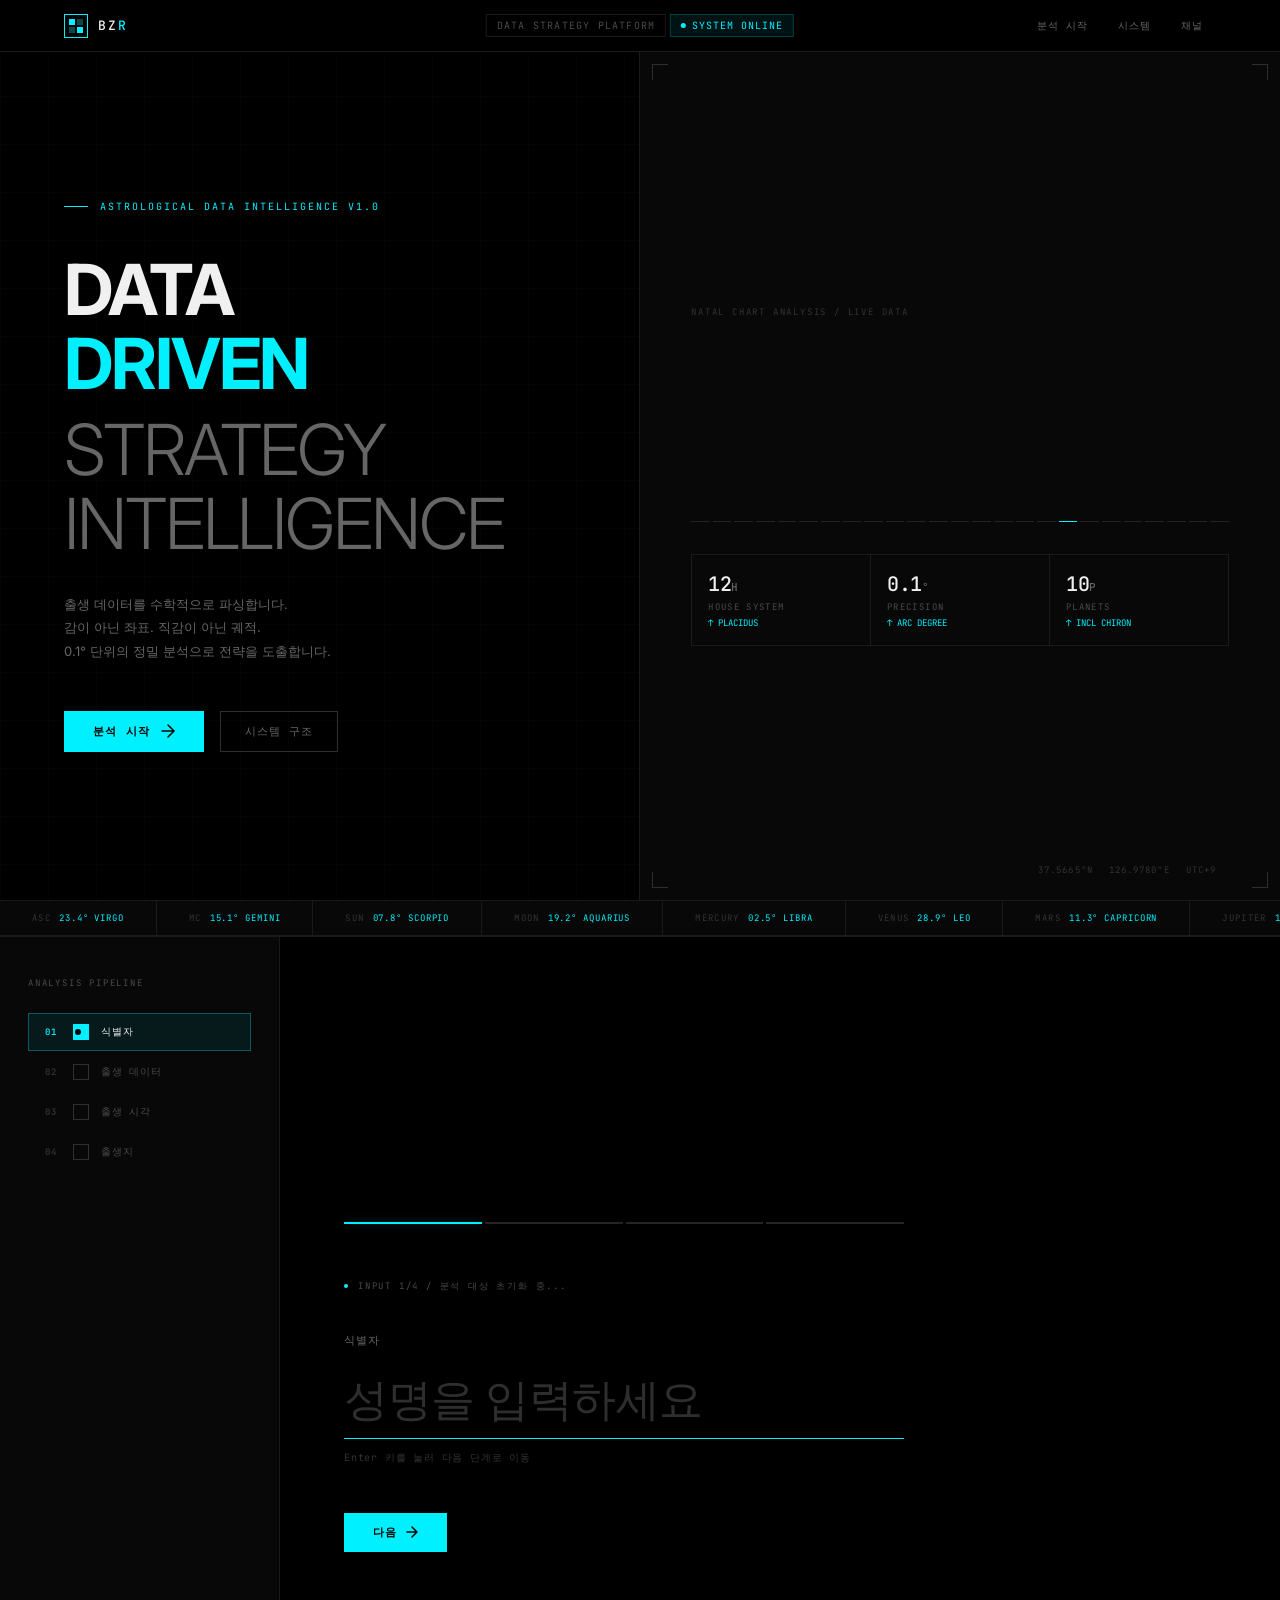
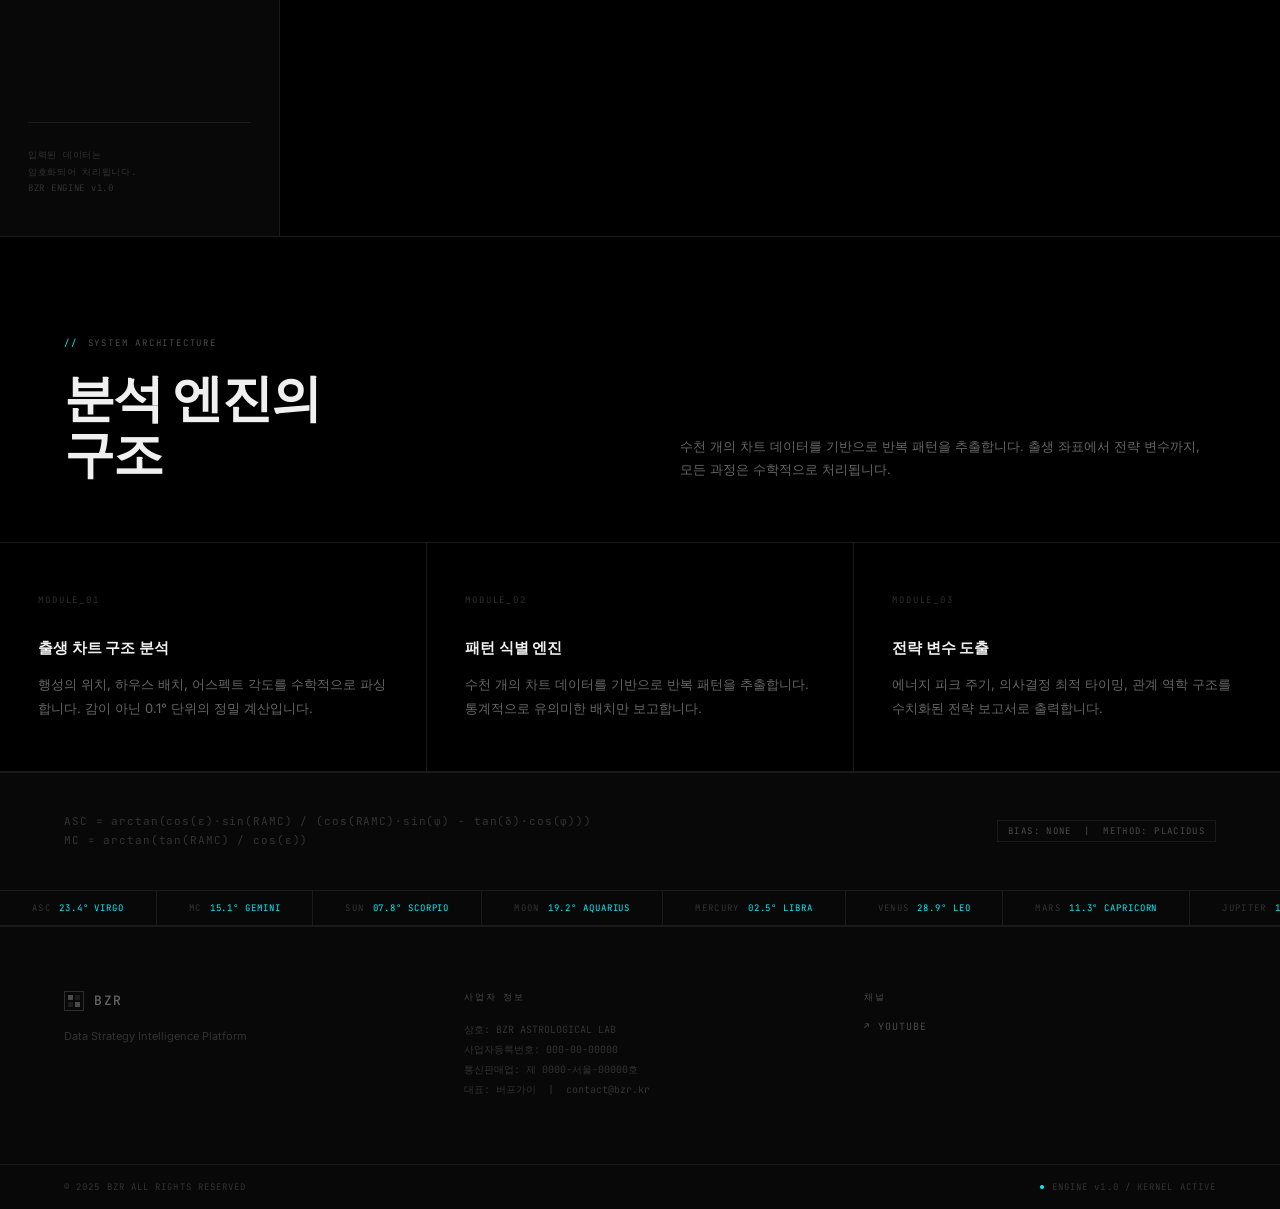
<file: bzr_landing (1).html>
<!DOCTYPE html>
<html lang="ko">
<head>
<meta charset="UTF-8">
<meta name="viewport" content="width=device-width, initial-scale=1.0">
<title>BZR — DATA STRATEGY INTELLIGENCE</title>
<link rel="preconnect" href="https://fonts.googleapis.com">
<link rel="preconnect" href="https://fonts.gstatic.com" crossorigin>
<link href="https://fonts.googleapis.com/css2?family=Inter:wght@300;400;500;600;700&family=JetBrains+Mono:wght@300;400;500&display=swap" rel="stylesheet">
<style>
/* ═══════════════════════════════════════════════════════════════
   RESET & TOKENS
═══════════════════════════════════════════════════════════════ */
*, *::before, *::after { box-sizing: border-box; margin: 0; padding: 0; }

:root {
  --bg:        #000000;
  --bg-1:      #080808;
  --bg-2:      #0d0d0d;
  --bg-3:      #111111;
  --bg-4:      #161616;
  --border:    #1a1a1a;
  --border-2:  #242424;
  --border-3:  #2e2e2e;
  --mute-3:    #333333;
  --mute-2:    #4a4a4a;
  --mute-1:    #666666;
  --text-2:    #999999;
  --text-1:    #cccccc;
  --white:     #f0f0f0;
  --cyan:      #00f0ff;
  --cyan-dim:  rgba(0,240,255,0.08);
  --cyan-glow: rgba(0,240,255,0.25);
  --red:       #ff3333;
  --red-dim:   rgba(255,51,51,0.08);
  --sans:      'Inter', -apple-system, sans-serif;
  --mono:      'JetBrains Mono', 'Courier New', monospace;
}

html { scroll-behavior: smooth; }
body {
  background: var(--bg);
  color: var(--text-1);
  font-family: var(--sans);
  overflow-x: hidden;
  cursor: crosshair;
  -webkit-font-smoothing: antialiased;
}

/* ── GRID OVERLAY ── */
body::before {
  content: '';
  position: fixed; inset: 0;
  background-image:
    linear-gradient(rgba(0,240,255,0.018) 1px, transparent 1px),
    linear-gradient(90deg, rgba(0,240,255,0.018) 1px, transparent 1px);
  background-size: 48px 48px;
  pointer-events: none; z-index: 0;
}

/* ── SCAN LINE ── */
body::after {
  content: '';
  position: fixed; left: 0; right: 0; height: 1px;
  background: linear-gradient(90deg, transparent, var(--cyan), transparent);
  animation: scanline 8s linear infinite;
  pointer-events: none; z-index: 9998; opacity: 0.15;
}
@keyframes scanline { 0%{top:-1px;opacity:0} 10%{opacity:0.15} 90%{opacity:0.15} 100%{top:100vh;opacity:0} }

/* ═══════════════════════════════════════════════════════════════
   KEYFRAMES
═══════════════════════════════════════════════════════════════ */
@keyframes fadeUp    { from{opacity:0;transform:translateY(16px)} to{opacity:1;transform:translateY(0)} }
@keyframes fadeIn    { from{opacity:0} to{opacity:1} }
@keyframes ticker    { from{transform:translateX(0)} to{transform:translateX(-50%)} }
@keyframes blink     { 0%,100%{opacity:1} 49%{opacity:1} 50%{opacity:0} 99%{opacity:0} }
@keyframes slideUp   { from{opacity:0;transform:translateY(24px)} to{opacity:1;transform:translateY(0)} }
@keyframes cyanPulse { 0%,100%{box-shadow:0 0 0 rgba(0,240,255,0)} 50%{box-shadow:0 0 20px rgba(0,240,255,0.15)} }
@keyframes spin      { from{transform:rotate(0deg)} to{transform:rotate(360deg)} }

@keyframes glitch1 {
  0%,91%,100%{transform:translateX(0)clip-path:none}
  92%{transform:translateX(-4px);clip-path:inset(0 0 60% 0)}
  94%{transform:translateX(4px);clip-path:inset(40% 0 0 0)}
  96%{transform:translateX(-2px);clip-path:inset(20% 0 30% 0)}
  98%{transform:translateX(0);clip-path:none}
}
@keyframes glitch2 {
  0%,93%,100%{opacity:0}
  94%{opacity:0.6;transform:translateX(6px) scaleY(0.8)}
  97%{opacity:0}
}

/* ═══════════════════════════════════════════════════════════════
   NAV
═══════════════════════════════════════════════════════════════ */
nav {
  position: fixed; top: 0; left: 0; right: 0; z-index: 1000;
  height: 52px;
  padding: 0 clamp(20px,5vw,80px);
  display: flex; align-items: center; justify-content: space-between;
  background: rgba(0,0,0,0.92);
  border-bottom: 1px solid var(--border);
  backdrop-filter: blur(12px);
}

.nav-logo {
  display: flex; align-items: center; gap: 10px;
  text-decoration: none;
}
.nav-logo-mark {
  width: 24px; height: 24px;
  border: 1px solid var(--cyan);
  display: grid; grid-template-columns: 1fr 1fr; gap: 2px; padding: 4px;
}
.nav-logo-mark span {
  background: var(--cyan); display: block;
  transition: opacity 0.3s;
}
.nav-logo-mark span:nth-child(2),
.nav-logo-mark span:nth-child(3) { opacity: 0.3; }
.nav-logo-text {
  font-family: var(--mono); font-size: 13px; font-weight: 500;
  letter-spacing: 0.15em; color: var(--white);
}
.nav-logo-text em { color: var(--cyan); font-style: normal; }

.nav-center {
  display: flex; align-items: center; gap: 4px;
  position: absolute; left: 50%; transform: translateX(-50%);
}
.nav-tag {
  font-family: var(--mono); font-size: 10px;
  letter-spacing: 0.12em; color: var(--mute-2);
  padding: 4px 10px; border: 1px solid var(--border);
}
.nav-status {
  display: flex; align-items: center; gap: 6px;
  font-family: var(--mono); font-size: 10px;
  color: var(--cyan); letter-spacing: 0.1em;
  padding: 4px 10px; border: 1px solid rgba(0,240,255,0.2);
  background: var(--cyan-dim);
}
.nav-status::before {
  content: ''; width: 5px; height: 5px; border-radius: 50%;
  background: var(--cyan); animation: blink 2s infinite;
}

.nav-links { display: flex; align-items: center; gap: 4px; }
.nav-links a {
  font-family: var(--mono); font-size: 10px; letter-spacing: 0.1em;
  color: var(--mute-1); text-decoration: none; text-transform: uppercase;
  padding: 6px 12px; border: 1px solid transparent;
  transition: all 0.2s; cursor: crosshair;
}
.nav-links a:hover { color: var(--cyan); border-color: var(--border-2); background: var(--bg-2); }

/* ═══════════════════════════════════════════════════════════════
   HERO
═══════════════════════════════════════════════════════════════ */
#hero {
  min-height: 100vh;
  padding: 52px 0 0;
  display: grid;
  grid-template-columns: 1fr 1fr;
  position: relative; overflow: hidden;
}

.hero-left {
  padding: clamp(60px,10vw,120px) clamp(20px,5vw,80px);
  display: flex; flex-direction: column; justify-content: center;
  border-right: 1px solid var(--border);
  position: relative; z-index: 1;
}

.hero-eyebrow {
  display: flex; align-items: center; gap: 12px;
  margin-bottom: 40px;
  opacity: 0; animation: fadeUp 0.8s ease 0.2s forwards;
}
.hero-eyebrow-line {
  width: 24px; height: 1px; background: var(--cyan);
}
.hero-eyebrow-text {
  font-family: var(--mono); font-size: 10px;
  letter-spacing: 0.2em; color: var(--cyan); text-transform: uppercase;
}

.hero-h1 {
  font-size: clamp(36px,5.5vw,72px);
  font-weight: 700; line-height: 1.05;
  letter-spacing: -0.03em;
  color: var(--white);
  margin-bottom: 12px;
  opacity: 0; animation: fadeUp 0.8s ease 0.35s forwards;
}
.hero-h1 .accent { color: var(--cyan); position: relative; }
.hero-h1 .accent::after {
  content: attr(data-text);
  position: absolute; left: 2px; top: 0;
  color: var(--cyan); opacity: 0;
  animation: glitch2 7s infinite;
}

.hero-h2 {
  font-size: clamp(36px,5.5vw,72px);
  font-weight: 300; line-height: 1.05;
  letter-spacing: -0.03em;
  color: var(--mute-1);
  margin-bottom: 32px;
  opacity: 0; animation: fadeUp 0.8s ease 0.45s forwards;
}

.hero-desc {
  font-size: 13px; font-weight: 400; line-height: 1.8;
  color: var(--mute-1); max-width: 380px;
  margin-bottom: 48px;
  opacity: 0; animation: fadeUp 0.8s ease 0.55s forwards;
}

.hero-actions {
  display: flex; align-items: center; gap: 16px;
  opacity: 0; animation: fadeUp 0.8s ease 0.65s forwards;
}

.btn-primary {
  display: inline-flex; align-items: center; gap: 10px;
  background: var(--cyan); color: #000;
  padding: 12px 28px;
  font-family: var(--mono); font-size: 11px;
  font-weight: 600; letter-spacing: 0.12em;
  text-transform: uppercase; text-decoration: none;
  cursor: crosshair; transition: all 0.2s;
  border: 1px solid var(--cyan);
}
.btn-primary:hover { background: transparent; color: var(--cyan); }
.btn-primary svg { transition: transform 0.2s; }
.btn-primary:hover svg { transform: translateX(4px); }

.btn-ghost {
  display: inline-flex; align-items: center; gap: 8px;
  background: transparent; color: var(--mute-1);
  padding: 12px 24px;
  font-family: var(--mono); font-size: 11px;
  font-weight: 400; letter-spacing: 0.1em;
  text-transform: uppercase; text-decoration: none;
  cursor: crosshair; transition: all 0.2s;
  border: 1px solid var(--border-3);
}
.btn-ghost:hover { color: var(--white); border-color: var(--mute-2); }

/* Hero Right — data visualization panel */
.hero-right {
  padding: clamp(60px,8vw,100px) clamp(20px,4vw,60px);
  display: flex; flex-direction: column; justify-content: center;
  position: relative; overflow: hidden;
  background: var(--bg-1);
}

.hero-panel-label {
  font-family: var(--mono); font-size: 9px;
  letter-spacing: 0.2em; color: var(--mute-3);
  text-transform: uppercase; margin-bottom: 24px;
  opacity: 0; animation: fadeIn 1s ease 1s forwards;
}

.hero-chart {
  height: 180px;
  display: flex; align-items: flex-end; gap: 3px;
  margin-bottom: 32px;
  opacity: 0; animation: fadeIn 1s ease 1.1s forwards;
}
.chart-bar {
  flex: 1; background: var(--bg-3);
  border-top: 1px solid var(--border-2);
  position: relative; transition: background 0.3s;
  cursor: crosshair;
}
.chart-bar:hover { background: var(--bg-4); }
.chart-bar::after {
  content: ''; position: absolute; bottom: 0; left: 0; right: 0;
  background: linear-gradient(to top, rgba(0,240,255,0.4), rgba(0,240,255,0.05));
  transition: height 1.4s cubic-bezier(0.16,1,0.3,1);
  height: 0%;
}
.chart-bar.animate::after { height: var(--h); }
.chart-bar.highlight { border-top-color: var(--cyan); }
.chart-bar.highlight::after { background: linear-gradient(to top, rgba(0,240,255,0.8), rgba(0,240,255,0.1)); }

.hero-metrics {
  display: grid; grid-template-columns: 1fr 1fr 1fr;
  gap: 1px; background: var(--border);
  border: 1px solid var(--border);
  opacity: 0; animation: fadeIn 1s ease 1.2s forwards;
}
.hero-metric {
  background: var(--bg-1); padding: 16px;
}
.hero-metric-val {
  font-family: var(--mono); font-size: 20px; font-weight: 500;
  color: var(--white); letter-spacing: -0.02em; margin-bottom: 4px;
}
.hero-metric-val .unit { font-size: 11px; color: var(--mute-1); }
.hero-metric-label {
  font-family: var(--mono); font-size: 9px;
  letter-spacing: 0.15em; color: var(--mute-2); text-transform: uppercase;
}
.hero-metric-delta {
  font-family: var(--mono); font-size: 9px;
  color: var(--cyan); margin-top: 4px;
}

/* Corner decorations */
.corner {
  position: absolute; width: 16px; height: 16px;
  border-color: var(--border-3); border-style: solid;
}
.corner-tl { top: 12px; left: 12px; border-width: 1px 0 0 1px; }
.corner-tr { top: 12px; right: 12px; border-width: 1px 1px 0 0; }
.corner-bl { bottom: 12px; left: 12px; border-width: 0 0 1px 1px; }
.corner-br { bottom: 12px; right: 12px; border-width: 0 1px 1px 0; }

.hero-coords {
  position: absolute; bottom: 24px; right: clamp(20px,5vw,80px);
  display: flex; gap: 16px;
  opacity: 0; animation: fadeIn 1s ease 1.4s forwards;
}
.hero-coord {
  font-family: var(--mono); font-size: 9px;
  letter-spacing: 0.12em; color: var(--mute-3);
}

/* ═══════════════════════════════════════════════════════════════
   TICKER
═══════════════════════════════════════════════════════════════ */
.ticker-wrap {
  overflow: hidden; height: 36px;
  border-top: 1px solid var(--border);
  border-bottom: 1px solid var(--border);
  background: var(--bg-1);
  display: flex; align-items: center;
  position: relative; z-index: 1;
}
.ticker-track {
  display: flex; gap: 0; white-space: nowrap;
  width: max-content; animation: ticker 30s linear infinite;
}
.ticker-item {
  display: inline-flex; align-items: center; gap: 0;
  padding: 0 32px; height: 36px;
  border-right: 1px solid var(--border);
}
.ticker-key {
  font-family: var(--mono); font-size: 9px;
  letter-spacing: 0.15em; color: var(--mute-3); margin-right: 8px;
}
.ticker-val {
  font-family: var(--mono); font-size: 9px;
  letter-spacing: 0.1em; color: var(--mute-1);
}
.ticker-val.pos { color: var(--cyan); }

/* ═══════════════════════════════════════════════════════════════
   INPUT FLOW — DASHBOARD STYLE
═══════════════════════════════════════════════════════════════ */
#input-flow {
  min-height: 100vh;
  display: flex; align-items: stretch;
  border-top: 1px solid var(--border);
  position: relative; z-index: 1;
}

.form-sidebar {
  width: 280px; min-width: 280px;
  background: var(--bg-1); border-right: 1px solid var(--border);
  padding: 40px 28px;
  display: flex; flex-direction: column;
}
.form-sidebar-title {
  font-family: var(--mono); font-size: 9px;
  letter-spacing: 0.2em; color: var(--mute-2);
  text-transform: uppercase; margin-bottom: 24px;
}
.step-list { display: flex; flex-direction: column; gap: 2px; margin-bottom: 40px; }
.step-item {
  display: flex; align-items: center; gap: 12px;
  padding: 10px 12px;
  border: 1px solid transparent;
  transition: all 0.3s;
}
.step-item.done { border-color: var(--border); background: var(--bg-2); }
.step-item.active { border-color: rgba(0,240,255,0.3); background: var(--cyan-dim); }
.step-num {
  font-family: var(--mono); font-size: 9px; font-weight: 600;
  letter-spacing: 0.1em; color: var(--mute-3);
  width: 20px; text-align: center;
}
.step-item.done .step-num { color: var(--mute-1); }
.step-item.active .step-num { color: var(--cyan); }
.step-icon {
  width: 16px; height: 16px;
  border: 1px solid var(--border-3);
  display: flex; align-items: center; justify-content: center;
  flex-shrink: 0; transition: all 0.3s;
}
.step-item.done .step-icon { border-color: var(--mute-2); background: var(--mute-2); }
.step-item.active .step-icon { border-color: var(--cyan); background: var(--cyan); }
.step-icon::after {
  content: '';
  width: 6px; height: 6px;
  background: var(--bg);
  clip-path: polygon(0 50%,35% 85%,100% 15%,35% 85%,0 50%);
  opacity: 0; transition: opacity 0.3s;
}
.step-item.done .step-icon::after { opacity: 1; }
.step-item.active .step-icon::after { opacity: 0; background: transparent; }
.step-item.active .step-icon-dot {
  width: 6px; height: 6px; background: var(--bg); border-radius: 50%;
}
.step-name {
  font-family: var(--mono); font-size: 10px;
  letter-spacing: 0.08em; color: var(--mute-2);
  transition: color 0.3s;
}
.step-item.done .step-name { color: var(--mute-1); text-decoration: line-through; text-decoration-color: var(--mute-3); }
.step-item.active .step-name { color: var(--white); }

.form-sidebar-info {
  margin-top: auto;
  padding-top: 24px; border-top: 1px solid var(--border);
}
.form-sidebar-info p {
  font-family: var(--mono); font-size: 9px;
  letter-spacing: 0.08em; color: var(--mute-3);
  line-height: 1.8;
}

/* Form Main */
.form-main {
  flex: 1; padding: clamp(40px,6vw,80px) clamp(24px,5vw,72px);
  display: flex; flex-direction: column; justify-content: center;
}

.form-inner { width: 100%; max-width: 560px; }

/* Progress bar — top */
.step-bars {
  display: flex; gap: 3px; margin-bottom: 56px;
  height: 2px;
}
.step-bar { flex: 1; background: var(--border-2); transition: background 0.5s; }
.step-bar.done   { background: var(--mute-2); }
.step-bar.active { background: var(--cyan); box-shadow: 0 0 8px var(--cyan-glow); }

.form-tag {
  font-family: var(--mono); font-size: 9px;
  letter-spacing: 0.2em; color: var(--mute-2);
  text-transform: uppercase; margin-bottom: 40px;
  display: flex; align-items: center; gap: 10px;
}
.form-tag::before {
  content: ''; width: 4px; height: 4px;
  background: var(--cyan); border-radius: 50%;
  flex-shrink: 0; animation: blink 1.5s infinite;
}

.form-label {
  display: block;
  font-size: 11px; font-weight: 500;
  letter-spacing: 0.08em; color: var(--mute-1);
  margin-bottom: 12px; text-transform: uppercase;
}

.form-input {
  width: 100%; background: transparent;
  border: none; border-bottom: 1px solid var(--border-3);
  color: var(--white);
  font-family: var(--sans); font-size: clamp(24px,3.5vw,44px);
  font-weight: 300; padding: 12px 0;
  outline: none; letter-spacing: -0.01em;
  transition: border-color 0.2s; caret-color: var(--cyan);
}
.form-input:focus { border-bottom-color: var(--cyan); }
.form-input::placeholder { color: var(--border-3); }

input[type="date"]::-webkit-calendar-picker-indicator,
input[type="time"]::-webkit-calendar-picker-indicator {
  filter: invert(0.3) sepia(1) saturate(2) hue-rotate(160deg);
  cursor: crosshair; opacity: 0.5;
}

.city-select {
  width: 100%; background: var(--bg-2);
  border: none; border-bottom: 1px solid var(--border-3);
  color: var(--white);
  font-family: var(--sans); font-size: clamp(20px,3vw,36px);
  font-weight: 300; padding: 12px 0;
  outline: none; transition: border-color 0.2s;
  cursor: crosshair; appearance: none; -webkit-appearance: none;
}
.city-select:focus { border-bottom-color: var(--cyan); }
.city-select option { background: #111; color: var(--text-1); font-family: var(--mono); font-size: 13px; }

.form-hint {
  margin-top: 12px;
  font-family: var(--mono); font-size: 10px;
  color: var(--mute-3); letter-spacing: 0.08em;
}

.form-actions { margin-top: 48px; display: flex; align-items: center; gap: 16px; }

.btn {
  display: inline-flex; align-items: center; gap: 8px;
  background: transparent; border: 1px solid var(--border-3);
  color: var(--mute-1); padding: 11px 28px;
  font-family: var(--mono); font-size: 11px;
  letter-spacing: 0.12em; text-transform: uppercase;
  cursor: crosshair; transition: all 0.2s; text-decoration: none;
}
.btn:hover { border-color: var(--cyan); color: var(--cyan); background: var(--cyan-dim); }

.btn-run {
  background: var(--cyan); color: #000;
  border-color: var(--cyan);
  font-weight: 600;
}
.btn-run:hover { background: transparent; color: var(--cyan); }

.form-skip {
  font-family: var(--mono); font-size: 10px;
  letter-spacing: 0.1em; color: var(--mute-3);
  text-transform: uppercase; cursor: crosshair;
  background: none; border: none;
  transition: color 0.2s;
}
.form-skip:hover { color: var(--mute-1); }

/* ═══════════════════════════════════════════════════════════════
   LOADING STATE — GLITCH TERMINAL
═══════════════════════════════════════════════════════════════ */
#loadingState { display: none; }
#loadingState.active { display: flex; flex-direction: column; }

.loading-header {
  display: flex; align-items: center; gap: 16px;
  margin-bottom: 40px;
}
.loading-spinner {
  width: 20px; height: 20px;
  border: 1px solid var(--border-3);
  border-top-color: var(--cyan);
  border-radius: 50%;
  animation: spin 0.8s linear infinite;
  flex-shrink: 0;
}
.loading-tag {
  font-family: var(--mono); font-size: 10px;
  letter-spacing: 0.2em; color: var(--cyan);
  text-transform: uppercase;
}

.loading-title {
  font-size: clamp(20px,3vw,36px); font-weight: 300;
  color: var(--white); line-height: 1.3;
  margin-bottom: 40px; min-height: 48px;
  position: relative;
}
.loading-title .glitch-layer {
  position: absolute; top: 0; left: 0; right: 0;
  color: var(--cyan); opacity: 0;
  animation: glitch2 6s infinite 0.3s;
  pointer-events: none;
}

.loading-bar-wrap {
  width: 100%; height: 2px;
  background: var(--border-2); margin-bottom: 40px;
  position: relative; overflow: hidden;
}
.loading-bar {
  height: 100%; background: var(--cyan);
  width: 0%; transition: width 0.5s ease;
  box-shadow: 0 0 12px var(--cyan-glow);
}
.loading-bar-wrap::after {
  content: '';
  position: absolute; top: 0; right: 0; bottom: 0; width: 40px;
  background: linear-gradient(90deg, transparent, rgba(0,240,255,0.6));
  animation: shimmer 1.5s ease infinite;
}
@keyframes shimmer { 0%{opacity:0} 50%{opacity:1} 100%{opacity:0} }

.loading-log {
  display: flex; flex-direction: column; gap: 0;
  border: 1px solid var(--border); background: var(--bg-1);
  overflow: hidden;
}
.log-line {
  display: flex; align-items: center; gap: 12px;
  padding: 8px 16px; border-bottom: 1px solid var(--border);
  opacity: 0; transition: opacity 0.4s; font-family: var(--mono); font-size: 11px;
}
.log-line:last-child { border-bottom: none; }
.log-line.show { opacity: 1; }
.log-time { color: var(--mute-2); flex-shrink: 0; font-size: 10px; }
.log-status { color: var(--cyan); flex-shrink: 0; font-size: 10px; }
.log-text { color: var(--mute-1); }

/* ═══════════════════════════════════════════════════════════════
   REPORT STATE — DATA CARDS
═══════════════════════════════════════════════════════════════ */
#reportState { display: none; }
#reportState.active { display: block; animation: slideUp 0.6s ease; }

.report-topbar {
  display: flex; align-items: center; justify-content: space-between;
  padding-bottom: 24px; margin-bottom: 32px;
  border-bottom: 1px solid var(--border);
}
.report-meta {
  font-family: var(--mono); font-size: 9px;
  letter-spacing: 0.18em; color: var(--mute-2);
  text-transform: uppercase;
}
.report-badge {
  display: inline-flex; align-items: center; gap: 6px;
  padding: 4px 10px; border: 1px solid rgba(0,240,255,0.3);
  background: var(--cyan-dim);
  font-family: var(--mono); font-size: 9px;
  letter-spacing: 0.12em; color: var(--cyan);
}
.report-badge::before {
  content: ''; width: 5px; height: 5px;
  border-radius: 50%; background: var(--cyan);
}

.report-title-row { margin-bottom: 40px; }
.report-name {
  font-size: clamp(26px,4vw,48px); font-weight: 700;
  letter-spacing: -0.03em; color: var(--white);
  margin-bottom: 8px; line-height: 1.1;
}
.report-subtitle {
  font-family: var(--mono); font-size: 11px;
  color: var(--mute-2); letter-spacing: 0.08em;
}

/* Report sections rendered as data cards */
#reportSections {
  display: grid;
  grid-template-columns: repeat(auto-fill, minmax(min(100%,420px), 1fr));
  gap: 1px;
  background: var(--border);
  border: 1px solid var(--border);
  margin-bottom: 40px;
}

.report-section {
  background: var(--bg-1);
  animation: slideUp 0.5s ease backwards;
  position: relative; overflow: hidden;
}
.report-section:hover { background: var(--bg-2); }

/* Decorative SVG line art in card header */
.report-card-art {
  height: 80px; padding: 12px 20px;
  border-bottom: 1px solid var(--border);
  position: relative; overflow: hidden;
}
.report-card-art svg {
  width: 100%; height: 100%;
  opacity: 0.5;
}

.report-section-label {
  font-family: var(--mono); font-size: 9px;
  letter-spacing: 0.2em; color: var(--mute-2);
  text-transform: uppercase;
  display: flex; align-items: center; gap: 8px;
  padding: 16px 20px 12px;
}
.report-section-label::before {
  content: ''; width: 3px; height: 3px;
  background: var(--cyan); border-radius: 50%; flex-shrink: 0;
}
.report-section-num {
  margin-left: auto; color: var(--border-3);
  font-size: 9px; letter-spacing: 0.1em;
}

.report-section-text {
  font-size: 13px; font-weight: 400;
  color: var(--text-1); line-height: 1.85;
  padding: 0 20px 20px;
  white-space: pre-wrap; word-break: break-word;
}

/* Cyan accent line on left edge */
.report-section::before {
  content: '';
  position: absolute; left: 0; top: 0; bottom: 0;
  width: 2px; background: var(--cyan);
  opacity: 0; transition: opacity 0.3s;
}
.report-section:hover::before { opacity: 0.4; }

.report-divider {
  display: none; /* removed — grid handles spacing */
}

.report-restart {
  display: inline-flex; align-items: center; gap: 8px;
  margin-top: 8px;
  background: transparent; border: 1px solid var(--border-3);
  color: var(--mute-2); padding: 10px 24px;
  font-family: var(--mono); font-size: 10px;
  letter-spacing: 0.12em; text-transform: uppercase;
  cursor: crosshair; transition: all 0.2s;
}
.report-restart:hover { color: var(--white); border-color: var(--mute-2); }

/* ═══════════════════════════════════════════════════════════════
   ERROR STATE
═══════════════════════════════════════════════════════════════ */
#errorState { display: none; }
#errorState.active { display: block; animation: slideUp 0.4s ease; }

.error-header {
  display: flex; align-items: center; gap: 12px;
  margin-bottom: 32px;
}
.error-icon {
  width: 36px; height: 36px; border: 1px solid var(--red);
  background: var(--red-dim); display: flex; align-items: center; justify-content: center;
  font-family: var(--mono); font-size: 14px; color: var(--red); flex-shrink: 0;
}
.error-tag { font-family: var(--mono); font-size: 10px; letter-spacing: 0.2em; color: var(--red); text-transform: uppercase; }

.error-code {
  font-size: clamp(20px,3vw,36px); font-weight: 600;
  letter-spacing: -0.02em; color: var(--red); margin-bottom: 20px;
}
.error-body {
  border-left: 2px solid var(--red); padding-left: 20px; margin-bottom: 40px;
}
.error-msg { font-size: 13px; color: var(--mute-1); line-height: 1.8; }
.error-actions { display: flex; gap: 12px; flex-wrap: wrap; }

/* ═══════════════════════════════════════════════════════════════
   LOGIC / ABOUT SECTION
═══════════════════════════════════════════════════════════════ */
#logic {
  border-top: 1px solid var(--border);
  position: relative; z-index: 1;
}

.logic-header {
  padding: clamp(60px,8vw,100px) clamp(20px,5vw,80px) 0;
  display: grid; grid-template-columns: 1fr 1fr; gap: 80px;
  align-items: end; margin-bottom: 60px;
}
.logic-eyebrow {
  font-family: var(--mono); font-size: 9px;
  letter-spacing: 0.2em; color: var(--mute-2);
  text-transform: uppercase; margin-bottom: 20px;
  display: flex; align-items: center; gap: 10px;
}
.logic-eyebrow::before { content: '//'; color: var(--cyan); }
.logic-h2 {
  font-size: clamp(28px,4vw,52px); font-weight: 700;
  letter-spacing: -0.03em; color: var(--white);
  line-height: 1.1;
}
.logic-desc {
  font-size: 13px; color: var(--mute-1); line-height: 1.8;
  align-self: end;
}

.logic-grid {
  display: grid;
  grid-template-columns: repeat(3, 1fr);
  gap: 1px; background: var(--border);
  border-top: 1px solid var(--border);
  border-bottom: 1px solid var(--border);
  margin-bottom: 0;
}
.logic-card {
  background: var(--bg);
  padding: clamp(32px,4vw,56px) clamp(24px,3vw,44px);
  transition: background 0.3s; position: relative;
}
.logic-card::before {
  content: '';
  position: absolute; top: 0; left: 0; right: 0;
  height: 2px; background: var(--cyan);
  transform: scaleX(0); transform-origin: left;
  transition: transform 0.4s ease;
}
.logic-card:hover { background: var(--bg-1); }
.logic-card:hover::before { transform: scaleX(1); }

.logic-num {
  font-family: var(--mono); font-size: 9px;
  letter-spacing: 0.2em; color: var(--border-3);
  margin-bottom: 32px;
}
.logic-title {
  font-size: 15px; font-weight: 600;
  letter-spacing: -0.01em; color: var(--white);
  margin-bottom: 16px; line-height: 1.3;
}
.logic-body {
  font-size: 13px; color: var(--mute-1); line-height: 1.8;
}

.logic-formula-row {
  padding: clamp(24px,3vw,40px) clamp(20px,5vw,80px);
  background: var(--bg-1); border-top: 1px solid var(--border);
  display: flex; align-items: center; justify-content: space-between;
  gap: 24px; flex-wrap: wrap;
}
.logic-formula {
  font-family: var(--mono); font-size: 11px;
  color: var(--mute-3); letter-spacing: 0.08em; line-height: 1.8;
}
.logic-formula-badge {
  font-family: var(--mono); font-size: 9px;
  letter-spacing: 0.15em; color: var(--mute-2);
  padding: 4px 10px; border: 1px solid var(--border);
  white-space: nowrap;
}

/* ═══════════════════════════════════════════════════════════════
   FOOTER
═══════════════════════════════════════════════════════════════ */
footer {
  border-top: 1px solid var(--border);
  background: var(--bg-1);
  position: relative; z-index: 1;
}
.footer-top {
  padding: clamp(40px,5vw,64px) clamp(20px,5vw,80px);
  display: grid; grid-template-columns: 1fr 1fr 1fr;
  gap: 48px; border-bottom: 1px solid var(--border);
}
.footer-brand {}
.footer-logo {
  display: flex; align-items: center; gap: 10px; margin-bottom: 16px;
}
.footer-logo-mark {
  width: 20px; height: 20px;
  border: 1px solid var(--border-3);
  display: grid; grid-template-columns: 1fr 1fr; gap: 2px; padding: 3px;
}
.footer-logo-mark span { background: var(--mute-2); display: block; }
.footer-logo-mark span:nth-child(2),
.footer-logo-mark span:nth-child(3) { opacity: 0.3; }
.footer-logo-text {
  font-family: var(--mono); font-size: 13px; font-weight: 500;
  letter-spacing: 0.12em; color: var(--mute-1);
}
.footer-tagline {
  font-size: 11px; color: var(--mute-3); line-height: 1.7; max-width: 200px;
}

.footer-col-title {
  font-family: var(--mono); font-size: 9px;
  letter-spacing: 0.2em; color: var(--mute-2);
  text-transform: uppercase; margin-bottom: 16px;
}
.footer-info {
  font-family: var(--mono); font-size: 10px;
  color: var(--mute-3); line-height: 2;
}
.footer-links { display: flex; flex-direction: column; gap: 8px; }
.footer-link {
  font-family: var(--mono); font-size: 10px;
  letter-spacing: 0.1em; color: var(--mute-2);
  text-decoration: none; text-transform: uppercase;
  transition: color 0.2s; display: flex; align-items: center; gap: 8px;
}
.footer-link:hover { color: var(--cyan); }
.footer-link::before { content: '↗'; font-size: 9px; }

.footer-bottom {
  padding: 16px clamp(20px,5vw,80px);
  display: flex; justify-content: space-between; align-items: center;
  flex-wrap: wrap; gap: 8px;
}
.footer-copy {
  font-family: var(--mono); font-size: 9px;
  letter-spacing: 0.12em; color: var(--mute-3);
}
.footer-engine {
  font-family: var(--mono); font-size: 9px;
  letter-spacing: 0.12em; color: var(--mute-3);
  display: flex; align-items: center; gap: 8px;
}
.footer-engine::before {
  content: ''; width: 4px; height: 4px;
  background: var(--cyan); border-radius: 50%;
}

/* ═══════════════════════════════════════════════════════════════
   RESPONSIVE
═══════════════════════════════════════════════════════════════ */
@media (max-width: 900px) {
  #hero { grid-template-columns: 1fr; }
  .hero-right { display: none; }
  .hero-left { border-right: none; }
  .logic-header { grid-template-columns: 1fr; gap: 24px; }
  .logic-grid { grid-template-columns: 1fr; }
  .footer-top { grid-template-columns: 1fr; }
  .nav-center { display: none; }
  .form-sidebar { display: none; }
}
@media (max-width: 600px) {
  .nav-links a { display: none; }
  .nav-links a:last-child { display: flex; }
}
</style>
</head>
<body>

<!-- ══════════════════════════════════════════════════
     NAV
══════════════════════════════════════════════════ -->
<nav>
  <a class="nav-logo" href="#">
    <div class="nav-logo-mark">
      <span></span><span></span><span></span><span></span>
    </div>
    <span class="nav-logo-text">BZ<em>R</em></span>
  </a>

  <div class="nav-center">
    <span class="nav-tag">DATA STRATEGY PLATFORM</span>
    <div class="nav-status">SYSTEM ONLINE</div>
  </div>

  <div class="nav-links">
    <a href="#input-flow">분석 시작</a>
    <a href="#logic">시스템</a>
    <a href="https://www.youtube.com/@버프가이" target="_blank" rel="noopener">채널</a>
  </div>
</nav>

<!-- ══════════════════════════════════════════════════
     HERO
══════════════════════════════════════════════════ -->
<section id="hero">
  <div class="hero-left">
    <div class="hero-eyebrow">
      <div class="hero-eyebrow-line"></div>
      <span class="hero-eyebrow-text">Astrological Data Intelligence v1.0</span>
    </div>

    <h1 class="hero-h1">
      DATA<br>
      <span class="accent" data-text="DRIVEN">DRIVEN</span>
    </h1>
    <h2 class="hero-h2">STRATEGY<br>INTELLIGENCE</h2>

    <p class="hero-desc">
      출생 데이터를 수학적으로 파싱합니다.<br>
      감이 아닌 좌표. 직감이 아닌 궤적.<br>
      0.1° 단위의 정밀 분석으로 전략을 도출합니다.
    </p>

    <div class="hero-actions">
      <a href="#input-flow" class="btn-primary">
        분석 시작
        <svg width="14" height="14" viewBox="0 0 14 14" fill="none">
          <path d="M1 7H13M7 1L13 7L7 13" stroke="currentColor" stroke-width="1.5" stroke-linecap="round" stroke-linejoin="round"/>
        </svg>
      </a>
      <a href="#logic" class="btn-ghost">시스템 구조</a>
    </div>
  </div>

  <div class="hero-right">
    <div class="corner corner-tl"></div>
    <div class="corner corner-tr"></div>
    <div class="corner corner-bl"></div>
    <div class="corner corner-br"></div>

    <p class="hero-panel-label">NATAL CHART ANALYSIS / LIVE DATA</p>

    <div class="hero-chart" id="heroChart">
      <!-- bars injected by JS -->
    </div>

    <div class="hero-metrics">
      <div class="hero-metric">
        <div class="hero-metric-val">12<span class="unit">H</span></div>
        <div class="hero-metric-label">HOUSE SYSTEM</div>
        <div class="hero-metric-delta">↑ PLACIDUS</div>
      </div>
      <div class="hero-metric">
        <div class="hero-metric-val">0.1<span class="unit">°</span></div>
        <div class="hero-metric-label">PRECISION</div>
        <div class="hero-metric-delta">↑ ARC DEGREE</div>
      </div>
      <div class="hero-metric">
        <div class="hero-metric-val">10<span class="unit">P</span></div>
        <div class="hero-metric-label">PLANETS</div>
        <div class="hero-metric-delta">↑ INCL CHIRON</div>
      </div>
    </div>
  </div>

  <div class="hero-coords">
    <span class="hero-coord">37.5665°N</span>
    <span class="hero-coord">126.9780°E</span>
    <span class="hero-coord">UTC+9</span>
  </div>
</section>

<!-- ══════════════════════════════════════════════════
     TICKER
══════════════════════════════════════════════════ -->
<div class="ticker-wrap"><div class="ticker-track" id="t1"></div></div>

<!-- ══════════════════════════════════════════════════
     INPUT FLOW
══════════════════════════════════════════════════ -->
<section id="input-flow">

  <!-- Sidebar -->
  <aside class="form-sidebar">
    <p class="form-sidebar-title">ANALYSIS PIPELINE</p>
    <div class="step-list" id="stepList">
      <div class="step-item active" id="si0">
        <span class="step-num">01</span>
        <div class="step-icon"><span class="step-icon-dot"></span></div>
        <span class="step-name">식별자</span>
      </div>
      <div class="step-item" id="si1">
        <span class="step-num">02</span>
        <div class="step-icon"></div>
        <span class="step-name">출생 데이터</span>
      </div>
      <div class="step-item" id="si2">
        <span class="step-num">03</span>
        <div class="step-icon"></div>
        <span class="step-name">출생 시각</span>
      </div>
      <div class="step-item" id="si3">
        <span class="step-num">04</span>
        <div class="step-icon"></div>
        <span class="step-name">출생지</span>
      </div>
    </div>
    <div class="form-sidebar-info">
      <p>입력된 데이터는<br>암호화되어 처리됩니다.<br>BZR ENGINE v1.0</p>
    </div>
  </aside>

  <!-- Main Form Area -->
  <div class="form-main">
    <div class="form-inner">

      <!-- Progress bars -->
      <div class="step-bars">
        <div class="step-bar active" id="bar0"></div>
        <div class="step-bar" id="bar1"></div>
        <div class="step-bar" id="bar2"></div>
        <div class="step-bar" id="bar3"></div>
      </div>

      <!-- INPUT STATE -->
      <div id="inputState">
        <p class="form-tag" id="formTag">INPUT 1/4 / 분석 대상 초기화 중...</p>
        <label class="form-label" id="formLabel">식별자</label>
        <input  class="form-input"  id="formInput"  type="text" placeholder="성명을 입력하세요" autocomplete="off">
        <select class="city-select" id="citySelect" style="display:none"></select>
        <p class="form-hint" id="formHint">Enter 키를 눌러 다음 단계로 이동</p>
        <div class="form-actions">
          <button class="btn btn-run" id="nextBtn" onclick="advance()">
            다음
            <svg width="12" height="12" viewBox="0 0 12 12" fill="none">
              <path d="M1 6H11M6 1L11 6L6 11" stroke="currentColor" stroke-width="1.5" stroke-linecap="round" stroke-linejoin="round"/>
            </svg>
          </button>
          <button class="form-skip" id="skipBtn" style="display:none" onclick="advance(true)">건너뛰기 →</button>
        </div>
      </div>

      <!-- LOADING STATE -->
      <div id="loadingState">
        <div class="loading-header">
          <div class="loading-spinner"></div>
          <span class="loading-tag">PROCESSING / KERNEL ACTIVE</span>
        </div>
        <div class="loading-title">
          <span id="loadingMsg">데이터 패킷 수신 중...</span>
          <span class="glitch-layer" id="loadingMsgGlitch">데이터 패킷 수신 중...</span>
        </div>
        <div class="loading-bar-wrap"><div class="loading-bar" id="loadingBar"></div></div>
        <div class="loading-log" id="loadingLog"></div>
      </div>

      <!-- REPORT STATE -->
      <div id="reportState">
        <div class="report-topbar">
          <span class="report-meta" id="reportMeta">ANALYSIS COMPLETE / BZR ENGINE v1.0</span>
          <span class="report-badge">REPORT READY</span>
        </div>
        <div class="report-title-row">
          <div class="report-name"><span id="reportName"></span>님의 전략 리포트</div>
          <div class="report-subtitle" id="reportSubtitle">NATAL CHART DATA STRATEGY</div>
        </div>
        <div id="reportSections"></div>
        <button class="report-restart" onclick="resetForm()">
          ↺ &nbsp;새 분석 시작
        </button>
      </div>

      <!-- ERROR STATE -->
      <div id="errorState">
        <div class="error-header">
          <div class="error-icon">!</div>
          <span class="error-tag">TRANSMISSION ERROR</span>
        </div>
        <p class="error-code">데이터 전송 오류.</p>
        <div class="error-body">
          <p class="error-msg">서버와의 연결이 끊겼습니다.<br>네트워크 상태를 확인하고 다시 시도하십시오.</p>
        </div>
        <div class="error-actions">
          <button class="btn btn-run" onclick="retrySubmit()">다시 시도 →</button>
          <button class="report-restart" onclick="resetForm()">처음으로</button>
        </div>
      </div>

    </div>
  </div>
</section>

<!-- ══════════════════════════════════════════════════
     LOGIC
══════════════════════════════════════════════════ -->
<section id="logic">
  <div class="logic-header">
    <div>
      <p class="logic-eyebrow">SYSTEM ARCHITECTURE</p>
      <h2 class="logic-h2">분석 엔진의<br>구조</h2>
    </div>
    <p class="logic-desc">
      수천 개의 차트 데이터를 기반으로 반복 패턴을 추출합니다.
      출생 좌표에서 전략 변수까지, 모든 과정은 수학적으로 처리됩니다.
    </p>
  </div>

  <div class="logic-grid">
    <div class="logic-card">
      <p class="logic-num">MODULE_01</p>
      <h3 class="logic-title">출생 차트 구조 분석</h3>
      <p class="logic-body">행성의 위치, 하우스 배치, 어스펙트 각도를 수학적으로 파싱합니다. 감이 아닌 0.1° 단위의 정밀 계산입니다.</p>
    </div>
    <div class="logic-card">
      <p class="logic-num">MODULE_02</p>
      <h3 class="logic-title">패턴 식별 엔진</h3>
      <p class="logic-body">수천 개의 차트 데이터를 기반으로 반복 패턴을 추출합니다. 통계적으로 유의미한 배치만 보고합니다.</p>
    </div>
    <div class="logic-card">
      <p class="logic-num">MODULE_03</p>
      <h3 class="logic-title">전략 변수 도출</h3>
      <p class="logic-body">에너지 피크 주기, 의사결정 최적 타이밍, 관계 역학 구조를 수치화된 전략 보고서로 출력합니다.</p>
    </div>
  </div>

  <div class="logic-formula-row">
    <p class="logic-formula">
      ASC = arctan(cos(ε)·sin(RAMC) / (cos(RAMC)·sin(φ) − tan(δ)·cos(φ)))<br>
      MC  = arctan(tan(RAMC) / cos(ε))
    </p>
    <span class="logic-formula-badge">BIAS: NONE &nbsp;|&nbsp; METHOD: PLACIDUS</span>
  </div>
</section>

<!-- ══════════════════════════════════════════════════
     TICKER 2
══════════════════════════════════════════════════ -->
<div class="ticker-wrap"><div class="ticker-track" id="t2"></div></div>

<!-- ══════════════════════════════════════════════════
     FOOTER
══════════════════════════════════════════════════ -->
<footer>
  <div class="footer-top">
    <div class="footer-brand">
      <div class="footer-logo">
        <div class="footer-logo-mark">
          <span></span><span></span><span></span><span></span>
        </div>
        <span class="footer-logo-text">BZR</span>
      </div>
      <p class="footer-tagline">Data Strategy Intelligence Platform</p>
    </div>

    <div>
      <p class="footer-col-title">사업자 정보</p>
      <p class="footer-info">
        상호: BZR ASTROLOGICAL LAB<br>
        사업자등록번호: 000-00-00000<br>
        통신판매업: 제 0000-서울-00000호<br>
        대표: 버프가이 &nbsp;|&nbsp; contact@bzr.kr
      </p>
    </div>

    <div>
      <p class="footer-col-title">채널</p>
      <div class="footer-links">
        <a class="footer-link" href="https://www.youtube.com/@버프가이" target="_blank" rel="noopener">YouTube</a>
      </div>
    </div>
  </div>

  <div class="footer-bottom">
    <span class="footer-copy">© 2025 BZR ALL RIGHTS RESERVED</span>
    <span class="footer-engine">ENGINE v1.0 / KERNEL ACTIVE</span>
  </div>
</footer>

<!-- ══════════════════════════════════════════════════
     JAVASCRIPT — ALL LOGIC PRESERVED EXACTLY
══════════════════════════════════════════════════ -->
<script>
'use strict';

// ═══════════════════════════════════════════════════════════════════
// 1. CITY COORDINATE DATABASE
// ═══════════════════════════════════════════════════════════════════
const CITIES = [
  { name:"서울",        label:"서울 (Seoul)",            lat:"37.5665",  lng:"126.9780" },
  { name:"부산",        label:"부산 (Busan)",             lat:"35.1796",  lng:"129.0756" },
  { name:"인천",        label:"인천 (Incheon)",           lat:"37.4563",  lng:"126.7052" },
  { name:"대구",        label:"대구 (Daegu)",             lat:"35.8714",  lng:"128.6014" },
  { name:"대전",        label:"대전 (Daejeon)",           lat:"36.3504",  lng:"127.3845" },
  { name:"광주",        label:"광주 (Gwangju)",           lat:"35.1595",  lng:"126.8526" },
  { name:"울산",        label:"울산 (Ulsan)",             lat:"35.5384",  lng:"129.3114" },
  { name:"수원",        label:"수원 (Suwon)",             lat:"37.2636",  lng:"127.0286" },
  { name:"청주",        label:"청주 (Cheongju)",          lat:"36.6424",  lng:"127.4890" },
  { name:"전주",        label:"전주 (Jeonju)",            lat:"35.8242",  lng:"127.1480" },
  { name:"창원",        label:"창원 (Changwon)",          lat:"35.2279",  lng:"128.6811" },
  { name:"제주",        label:"제주 (Jeju)",              lat:"33.4996",  lng:"126.5312" },
  { name:"도쿄",        label:"도쿄 (Tokyo)",             lat:"35.6762",  lng:"139.6503" },
  { name:"오사카",      label:"오사카 (Osaka)",           lat:"34.6937",  lng:"135.5023" },
  { name:"베이징",      label:"베이징 (Beijing)",         lat:"39.9042",  lng:"116.4074" },
  { name:"상하이",      label:"상하이 (Shanghai)",        lat:"31.2304",  lng:"121.4737" },
  { name:"홍콩",        label:"홍콩 (Hong Kong)",         lat:"22.3193",  lng:"114.1694" },
  { name:"타이페이",    label:"타이페이 (Taipei)",        lat:"25.0330",  lng:"121.5654" },
  { name:"싱가포르",    label:"싱가포르 (Singapore)",     lat:"1.3521",   lng:"103.8198" },
  { name:"방콕",        label:"방콕 (Bangkok)",           lat:"13.7563",  lng:"100.5018" },
  { name:"자카르타",    label:"자카르타 (Jakarta)",       lat:"-6.2088",  lng:"106.8456" },
  { name:"하노이",      label:"하노이 (Hanoi)",           lat:"21.0285",  lng:"105.8542" },
  { name:"런던",        label:"런던 (London)",            lat:"51.5074",  lng:"-0.1278"  },
  { name:"파리",        label:"파리 (Paris)",             lat:"48.8566",  lng:"2.3522"   },
  { name:"베를린",      label:"베를린 (Berlin)",          lat:"52.5200",  lng:"13.4050"  },
  { name:"로마",        label:"로마 (Rome)",              lat:"41.9028",  lng:"12.4964"  },
  { name:"마드리드",    label:"마드리드 (Madrid)",        lat:"40.4168",  lng:"-3.7038"  },
  { name:"바르셀로나",  label:"바르셀로나 (Barcelona)",   lat:"41.3851",  lng:"2.1734"   },
  { name:"암스테르담",  label:"암스테르담 (Amsterdam)",   lat:"52.3676",  lng:"4.9041"   },
  { name:"빈",          label:"빈 (Vienna)",              lat:"48.2082",  lng:"16.3738"  },
  { name:"취리히",      label:"취리히 (Zurich)",          lat:"47.3769",  lng:"8.5417"   },
  { name:"뉴욕",        label:"뉴욕 (New York)",          lat:"40.7128",  lng:"-74.0060" },
  { name:"로스앤젤레스",label:"로스앤젤레스 (LA)",        lat:"34.0522",  lng:"-118.2437"},
  { name:"시카고",      label:"시카고 (Chicago)",         lat:"41.8781",  lng:"-87.6298" },
  { name:"샌프란시스코",label:"샌프란시스코 (SF)",        lat:"37.7749",  lng:"-122.4194"},
  { name:"워싱턴DC",    label:"워싱턴DC (Washington DC)", lat:"38.9072",  lng:"-77.0369" },
  { name:"토론토",      label:"토론토 (Toronto)",         lat:"43.6532",  lng:"-79.3832" },
  { name:"밴쿠버",      label:"밴쿠버 (Vancouver)",       lat:"49.2827",  lng:"-123.1207"},
  { name:"상파울루",    label:"상파울루 (São Paulo)",     lat:"-23.5505", lng:"-46.6333" },
  { name:"시드니",      label:"시드니 (Sydney)",          lat:"-33.8688", lng:"151.2093" },
  { name:"멜버른",      label:"멜버른 (Melbourne)",       lat:"-37.8136", lng:"144.9631" },
  { name:"두바이",      label:"두바이 (Dubai)",           lat:"25.2048",  lng:"55.2708"  },
  { name:"뭄바이",      label:"뭄바이 (Mumbai)",          lat:"19.0760",  lng:"72.8777"  },
  { name:"델리",        label:"델리 (Delhi)",             lat:"28.6139",  lng:"77.2090"  },
  { name:"모스크바",    label:"모스크바 (Moscow)",        lat:"55.7558",  lng:"37.6173"  },
  { name:"이스탄불",    label:"이스탄불 (Istanbul)",      lat:"41.0082",  lng:"28.9784"  },
  { name:"카이로",      label:"카이로 (Cairo)",           lat:"30.0444",  lng:"31.2357"  },
  { name:"요하네스버그",label:"요하네스버그 (Joburg)",    lat:"-26.2041", lng:"28.0473"  },
];

// ═══════════════════════════════════════════════════════════════════
// 2. CONFIG
// ═══════════════════════════════════════════════════════════════════
const MAKE_WEBHOOK = 'https://hook.us2.make.com/fhxbp2jnyn9fy3enuod13g1279cemjq0';

const STEPS = [
  { id:'name',  label:'식별자',      type:'text',   placeholder:'성명을 입력하세요',  hint:'분석 대상 초기화 중...',         skippable:false, useSelect:false },
  { id:'birth', label:'출생 데이터', type:'date',   placeholder:'생년월일 선택',       hint:'항성력 데이터베이스 조회 중...', skippable:false, useSelect:false },
  { id:'time',  label:'출생 시각',   type:'time',   placeholder:'HH:MM',              hint:'천구 좌표 계산 중...',            skippable:true,  useSelect:false },
  { id:'city',  label:'출생지',      type:'select', placeholder:'도시를 선택하세요',   hint:'지리 좌표 매핑 중...',            skippable:false, useSelect:true  },
];

const LOADING_MSGS = [
  '데이터 패킷 수신 중...',
  '궤적 연산 중...',
  '행성 벡터 교차 분석 중...',
  '패턴 매트릭스 재조립 중...',
  '전략 변수 수치화 중...',
  '최종 리포트 컴파일 중...',
];

const LOG_LINES = [
  { time:'00:00:01', status:'OK', text:'출생 좌표 매핑 완료' },
  { time:'00:00:02', status:'OK', text:'항성력 데이터베이스 조회 완료' },
  { time:'00:00:03', status:'RUN', text:'ASC / MC 정밀 계산 중...' },
  { time:'00:00:05', status:'RUN', text:'행성 배치 파싱 중...' },
  { time:'00:00:07', status:'OK', text:'하우스 커스프 정렬 완료' },
  { time:'00:00:09', status:'RUN', text:'패턴 식별 엔진 가동...' },
  { time:'00:00:11', status:'RUN', text:'전략 변수 도출 — 리포트 생성 중...' },
];

// ═══════════════════════════════════════════════════════════════════
// 3. STATE
// ═══════════════════════════════════════════════════════════════════
let currentStep = 0;
const formData  = { name:'', birth:'', time:'', city:'', lat:'', lng:'' };
let loaderTimers = [];

// ═══════════════════════════════════════════════════════════════════
// 4. DOM
// ═══════════════════════════════════════════════════════════════════
const $ = id => document.getElementById(id);
const inputState   = $('inputState');
const loadingState = $('loadingState');
const reportState  = $('reportState');
const errorState   = $('errorState');
const formInput    = $('formInput');
const citySelect   = $('citySelect');
const formTag      = $('formTag');
const formLabel    = $('formLabel');
const nextBtn      = $('nextBtn');
const skipBtn      = $('skipBtn');
const loadingMsg   = $('loadingMsg');
const loadingMsgGlitch = $('loadingMsgGlitch');
const loadingBar   = $('loadingBar');
const loadingLog   = $('loadingLog');

// ═══════════════════════════════════════════════════════════════════
// 5. HERO CHART (decorative)
// ═══════════════════════════════════════════════════════════════════
(function buildHeroChart() {
  const heights = [35,52,41,68,45,82,58,91,73,61,44,56,38,70,85,63,47,79,55,66,43,88,51,74,60];
  const chart = document.getElementById('heroChart');
  if (!chart) return;
  heights.forEach((h, i) => {
    const bar = document.createElement('div');
    bar.className = 'chart-bar' + (i === 17 ? ' highlight' : '');
    bar.style.setProperty('--h', h + '%');
    chart.appendChild(bar);
  });
  setTimeout(() => chart.querySelectorAll('.chart-bar').forEach(b => b.classList.add('animate')), 200);
})();

// ═══════════════════════════════════════════════════════════════════
// 6. TICKER
// ═══════════════════════════════════════════════════════════════════
const TICK_DATA = [
  ['ASC', '23.4° VIRGO'], ['MC', '15.1° GEMINI'], ['SUN', '07.8° SCORPIO'],
  ['MOON', '19.2° AQUARIUS'], ['MERCURY', '02.5° LIBRA'], ['VENUS', '28.9° LEO'],
  ['MARS', '11.3° CAPRICORN'], ['JUPITER', '14.7° ARIES'], ['SATURN', '05.6° PISCES'],
  ['N.NODE', '08.1° TAURUS'], ['CHIRON', '16.4° ARIES'], ['LILITH', '22.0° CANCER'],
];
function buildTicker(id) {
  const el = $(id);
  if (!el) return;
  const doubled = [...TICK_DATA, ...TICK_DATA];
  el.innerHTML = doubled.map(([k,v]) =>
    `<span class="ticker-item"><span class="ticker-key">${k}</span><span class="ticker-val pos">${v}</span></span>`
  ).join('');
}
buildTicker('t1'); buildTicker('t2');

// ═══════════════════════════════════════════════════════════════════
// 7. CITY SELECT POPULATE
// ═══════════════════════════════════════════════════════════════════
citySelect.innerHTML = '<option value="">— 도시를 선택하세요 —</option>';
CITIES.forEach(c => {
  const o = document.createElement('option');
  o.value = c.name; o.textContent = c.label;
  citySelect.appendChild(o);
});

// ═══════════════════════════════════════════════════════════════════
// 8. SIDEBAR STEP UPDATER
// ═══════════════════════════════════════════════════════════════════
function updateSidebar() {
  for (let i = 0; i < 4; i++) {
    const el = $('si' + i);
    if (!el) continue;
    el.className = 'step-item' + (i < currentStep ? ' done' : i === currentStep ? ' active' : '');
    const iconEl = el.querySelector('.step-icon');
    if (iconEl) {
      if (i === currentStep) {
        iconEl.innerHTML = '<span class="step-icon-dot"></span>';
      } else {
        iconEl.innerHTML = '';
      }
    }
  }
}

// ═══════════════════════════════════════════════════════════════════
// 9. FORM LOGIC
// ═══════════════════════════════════════════════════════════════════
function updateBars() {
  STEPS.forEach((_,i) => {
    $('bar'+i).className = 'step-bar' + (i<currentStep?' done':i===currentStep?' active':'');
  });
}

function renderStep() {
  const s = STEPS[currentStep];
  formTag.textContent   = `INPUT ${currentStep+1}/4 / ${s.hint}`;
  formLabel.textContent = s.label;
  if (s.useSelect) {
    formInput.style.display  = 'none';
    citySelect.style.display = 'block';
    citySelect.value = '';
  } else {
    formInput.style.display  = 'block';
    citySelect.style.display = 'none';
    formInput.type        = s.type;
    formInput.placeholder = s.placeholder;
    formInput.value       = '';
  }
  skipBtn.style.display = s.skippable ? 'inline-block' : 'none';
  // Update next button label
  const btnLabel = currentStep < STEPS.length-1
    ? `다음 <svg width="12" height="12" viewBox="0 0 12 12" fill="none"><path d="M1 6H11M6 1L11 6L6 11" stroke="currentColor" stroke-width="1.5" stroke-linecap="round" stroke-linejoin="round"/></svg>`
    : `분석 실행 <svg width="12" height="12" viewBox="0 0 12 12" fill="none"><path d="M1 6H11M6 1L11 6L6 11" stroke="currentColor" stroke-width="1.5" stroke-linecap="round" stroke-linejoin="round"/></svg>`;
  nextBtn.innerHTML = btnLabel;
  updateBars();
  updateSidebar();
  setTimeout(() => (s.useSelect ? citySelect : formInput).focus(), 60);
}

formInput.addEventListener('keydown', e => { if (e.key==='Enter') advance(); });

function advance(skip=false) {
  const s = STEPS[currentStep];
  let val = '';
  if (s.useSelect) {
    val = citySelect.value;
    if (!val) {
      citySelect.style.borderBottomColor='var(--cyan)';
      setTimeout(()=>citySelect.style.borderBottomColor='',600);
      return;
    }
    const city = CITIES.find(c => c.name===val);
    formData.lat = city ? city.lat : '';
    formData.lng = city ? city.lng : '';
  } else {
    val = skip ? '' : formInput.value.trim();
    if (!val && !s.skippable) {
      formInput.style.borderBottomColor='var(--cyan)';
      setTimeout(()=>formInput.style.borderBottomColor='',600);
      return;
    }
  }
  formData[s.id] = val;

  inputState.style.cssText += ';opacity:0;transform:translateY(-10px);transition:opacity 0.25s,transform 0.25s';
  setTimeout(() => {
    inputState.style.cssText += ';opacity:1;transform:translateY(0)';
    if (currentStep < STEPS.length-1) { currentStep++; renderStep(); }
    else submitToAPI();
  }, 250);
}

// ═══════════════════════════════════════════════════════════════════
// 10. BUILD PAYLOAD
// ═══════════════════════════════════════════════════════════════════
function buildPayload() {
  const parts = (formData.birth||'').split('-');
  const tParts= (formData.time ||'00:00').split(':');
  return {
    year:      parts[0]  || '',
    month:     parts[1]  || '',
    date:      parts[2]  || '',
    hours:     tParts[0] || '00',
    minutes:   tParts[1] || '00',
    latitude:  formData.lat,
    longitude: formData.lng,
  };
}

// ═══════════════════════════════════════════════════════════════════
// 11. LOADING ANIMATION
// ═══════════════════════════════════════════════════════════════════
function startLoader() {
  loadingBar.style.width = '0%';
  loadingMsg.textContent = LOADING_MSGS[0];
  loadingMsgGlitch.textContent = LOADING_MSGS[0];

  // Build log lines
  loadingLog.innerHTML = LOG_LINES.map(l =>
    `<div class="log-line">
      <span class="log-time">${l.time}</span>
      <span class="log-status">[${l.status}]</span>
      <span class="log-text">${l.text}</span>
    </div>`
  ).join('');

  loaderTimers = [];

  // Message rotation
  let mi = 0;
  const mt = setInterval(()=>{
    mi = (mi+1) % LOADING_MSGS.length;
    loadingMsg.style.opacity = '0';
    setTimeout(()=>{
      loadingMsg.textContent = LOADING_MSGS[mi];
      loadingMsgGlitch.textContent = LOADING_MSGS[mi];
      loadingMsg.style.opacity = '1';
      loadingMsg.style.transition = 'opacity 0.4s';
    }, 300);
  }, 2400);
  loaderTimers.push(mt);

  // Progress bar creep
  let prog = 0;
  const bt = setInterval(()=>{
    if (prog < 88) { prog += (88-prog)*0.07 + 0.5; loadingBar.style.width = prog + '%'; }
  }, 300);
  loaderTimers.push(bt);

  // Log lines reveal
  const logEls = loadingLog.querySelectorAll('.log-line');
  logEls.forEach((el, i) => {
    const t = setTimeout(()=>el.classList.add('show'), 500 + i*800);
    loaderTimers.push(t);
  });
}

function stopLoader() {
  loaderTimers.forEach(t => { clearInterval(t); clearTimeout(t); });
  loaderTimers = [];
  loadingBar.style.transition = 'width 0.4s ease';
  loadingBar.style.width = '100%';
}

// ═══════════════════════════════════════════════════════════════════
// 12. STATE HELPERS
// ═══════════════════════════════════════════════════════════════════
function hideAll() {
  [loadingState, reportState, errorState].forEach(el => {
    el.classList.remove('active'); el.style.display = '';
  });
  inputState.style.display = 'block';
}
function showOnly(el) {
  inputState.style.display = 'none';
  [loadingState, reportState, errorState].forEach(e => {
    e.classList.remove('active'); e.style.display = '';
  });
  el.classList.add('active');
}

// ═══════════════════════════════════════════════════════════════════
// 13. SUBMIT
// ═══════════════════════════════════════════════════════════════════
async function submitToAPI() {
  const payload = buildPayload();
  console.log('[BZR] → Make.com payload:', payload);

  showOnly(loadingState);
  startLoader();
  document.getElementById('input-flow').scrollIntoView({behavior:'smooth'});

  try {
    const res = await fetch(MAKE_WEBHOOK, {
      method:  'POST',
      headers: {'Content-Type':'application/json'},
      body:    JSON.stringify(payload),
    });

    if (!res.ok) throw new Error(`HTTP ${res.status}`);

    const ct = res.headers.get('content-type') || '';
    let data = {};
    if (ct.includes('application/json')) {
      data = await res.json();
    } else {
      const raw = await res.text();
      try { data = JSON.parse(raw); } catch { data = { report: raw }; }
    }

    stopLoader();
    renderReport(data);

  } catch(err) {
    console.error('[BZR] Webhook error:', err);
    stopLoader();
    showOnly(errorState);
  }
}

function retrySubmit() { submitToAPI(); }

// ═══════════════════════════════════════════════════════════════════
// 14. REPORT RENDERER
// ═══════════════════════════════════════════════════════════════════

// SVG line art patterns for card headers (cycle through these)
const CARD_ARTS = [
  // Grid pattern
  `<svg viewBox="0 0 300 56" preserveAspectRatio="none" fill="none" xmlns="http://www.w3.org/2000/svg">
    <line x1="0" y1="28" x2="300" y2="28" stroke="#00f0ff" stroke-width="0.5" stroke-dasharray="4 8"/>
    <line x1="0" y1="14" x2="300" y2="14" stroke="#1a1a1a" stroke-width="0.5"/>
    <line x1="0" y1="42" x2="300" y2="42" stroke="#1a1a1a" stroke-width="0.5"/>
    ${Array.from({length:16},(_,i)=>`<line x1="${i*20}" y1="0" x2="${i*20}" y2="56" stroke="#1a1a1a" stroke-width="0.5"/>`).join('')}
    <circle cx="80" cy="28" r="3" fill="none" stroke="#00f0ff" stroke-width="0.5"/>
    <circle cx="200" cy="28" r="3" fill="none" stroke="#00f0ff" stroke-width="0.5"/>
    <line x1="83" y1="28" x2="197" y2="28" stroke="#00f0ff" stroke-width="0.5"/>
  </svg>`,
  // Waveform
  `<svg viewBox="0 0 300 56" preserveAspectRatio="none" fill="none" xmlns="http://www.w3.org/2000/svg">
    <polyline points="0,28 20,18 40,38 60,12 80,44 100,22 120,34 140,10 160,46 180,20 200,32 220,16 240,40 260,24 280,28 300,28" stroke="#00f0ff" stroke-width="0.75" fill="none"/>
    <polyline points="0,28 20,32 40,24 60,36 80,20 100,30 120,26 140,34 160,18 180,32 200,24 220,30 240,22 260,34 280,28 300,28" stroke="#1a1a1a" stroke-width="0.5" fill="none"/>
  </svg>`,
  // Scatter / orbit
  `<svg viewBox="0 0 300 56" preserveAspectRatio="none" fill="none" xmlns="http://www.w3.org/2000/svg">
    <ellipse cx="150" cy="28" rx="120" ry="18" stroke="#1a1a1a" stroke-width="0.5"/>
    <ellipse cx="150" cy="28" rx="70" ry="10" stroke="#00f0ff" stroke-width="0.5" stroke-dasharray="3 6"/>
    ${[[40,20],[100,10],[180,46],[240,16],[260,38],[120,44],[70,32]].map(([x,y])=>`<circle cx="${x}" cy="${y}" r="2" fill="#00f0ff" opacity="0.5"/>`).join('')}
    <circle cx="150" cy="28" r="4" fill="none" stroke="#00f0ff" stroke-width="0.5"/>
  </svg>`,
  // Bar chart
  `<svg viewBox="0 0 300 56" preserveAspectRatio="none" fill="none" xmlns="http://www.w3.org/2000/svg">
    ${[22,34,18,42,28,50,38,30,44,20,36,26,46,32,40].map((h,i)=>`
      <rect x="${i*20+2}" y="${56-h}" width="16" height="${h}" fill="#1a1a1a"/>
      <rect x="${i*20+2}" y="${56-h}" width="16" height="1" fill="#00f0ff" opacity="0.6"/>
    `).join('')}
    <line x1="0" y1="55" x2="300" y2="55" stroke="#2a2a2a" stroke-width="0.5"/>
  </svg>`,
];

function makeCardArt(idx) {
  const div = document.createElement('div');
  div.className = 'report-card-art';
  div.innerHTML = CARD_ARTS[idx % CARD_ARTS.length];
  return div;
}

function renderReport(data) {
  showOnly(reportState);
  $('reportName').textContent = formData.name || '분석 대상';
  $('reportMeta').textContent = `ANALYSIS COMPLETE / ${new Date().toLocaleDateString('ko-KR')} / BZR ENGINE v1.0`;

  const container = $('reportSections');
  container.innerHTML = '';

  const raw = data.report ?? data.result ?? data.output ?? data.content ?? data.text ?? null;

  if (raw === null) {
    Object.entries(data).forEach(([k,v],i) => {
      if (typeof v === 'object') v = JSON.stringify(v, null, 2);
      container.appendChild(makeSection(k, String(v), i));
    });
    return;
  }

  const reportStr = String(raw).trim();
  const blocks    = reportStr.split(/\n{2,}/);

  if (blocks.length <= 1) {
    container.appendChild(makeSection('분석 리포트', reportStr, 0));
    return;
  }

  let secIdx = 0;
  blocks.forEach(block => {
    const trimmed = block.trim();
    if (!trimmed) return;
    const lines = trimmed.split('\n');
    let title = `섹션 ${secIdx+1}`;
    let body  = trimmed;
    if (lines.length > 1 && lines[0].length < 60) {
      title = lines.shift();
      body  = lines.join('\n').trim();
    }
    container.appendChild(makeSection(title, body, secIdx++));
  });
}

function makeSection(label, body, idx) {
  const wrap = document.createElement('div');
  wrap.className = 'report-section';
  wrap.style.animationDelay = (idx * 0.1) + 's';

  // Card art header
  wrap.appendChild(makeCardArt(idx));

  // Label row
  const labelEl = document.createElement('div');
  labelEl.className = 'report-section-label';
  labelEl.innerHTML = `${label}<span class="report-section-num">${String(idx+1).padStart(2,'0')}</span>`;

  // Body
  const bodyEl = document.createElement('p');
  bodyEl.className = 'report-section-text';
  bodyEl.textContent = body;

  // No divider — grid handles spacing
  const divEl = document.createElement('div');
  divEl.className = 'report-divider';

  wrap.appendChild(labelEl);
  wrap.appendChild(bodyEl);
  wrap.appendChild(divEl);
  return wrap;
}

// ═══════════════════════════════════════════════════════════════════
// 15. RESET
// ═══════════════════════════════════════════════════════════════════
function resetForm() {
  currentStep = 0;
  Object.keys(formData).forEach(k => formData[k]='');
  hideAll();
  renderStep();
  document.getElementById('input-flow').scrollIntoView({behavior:'smooth'});
}

// ═══════════════════════════════════════════════════════════════════
// INIT
// ═══════════════════════════════════════════════════════════════════
renderStep();
</script>
</body>
</html>
</file>
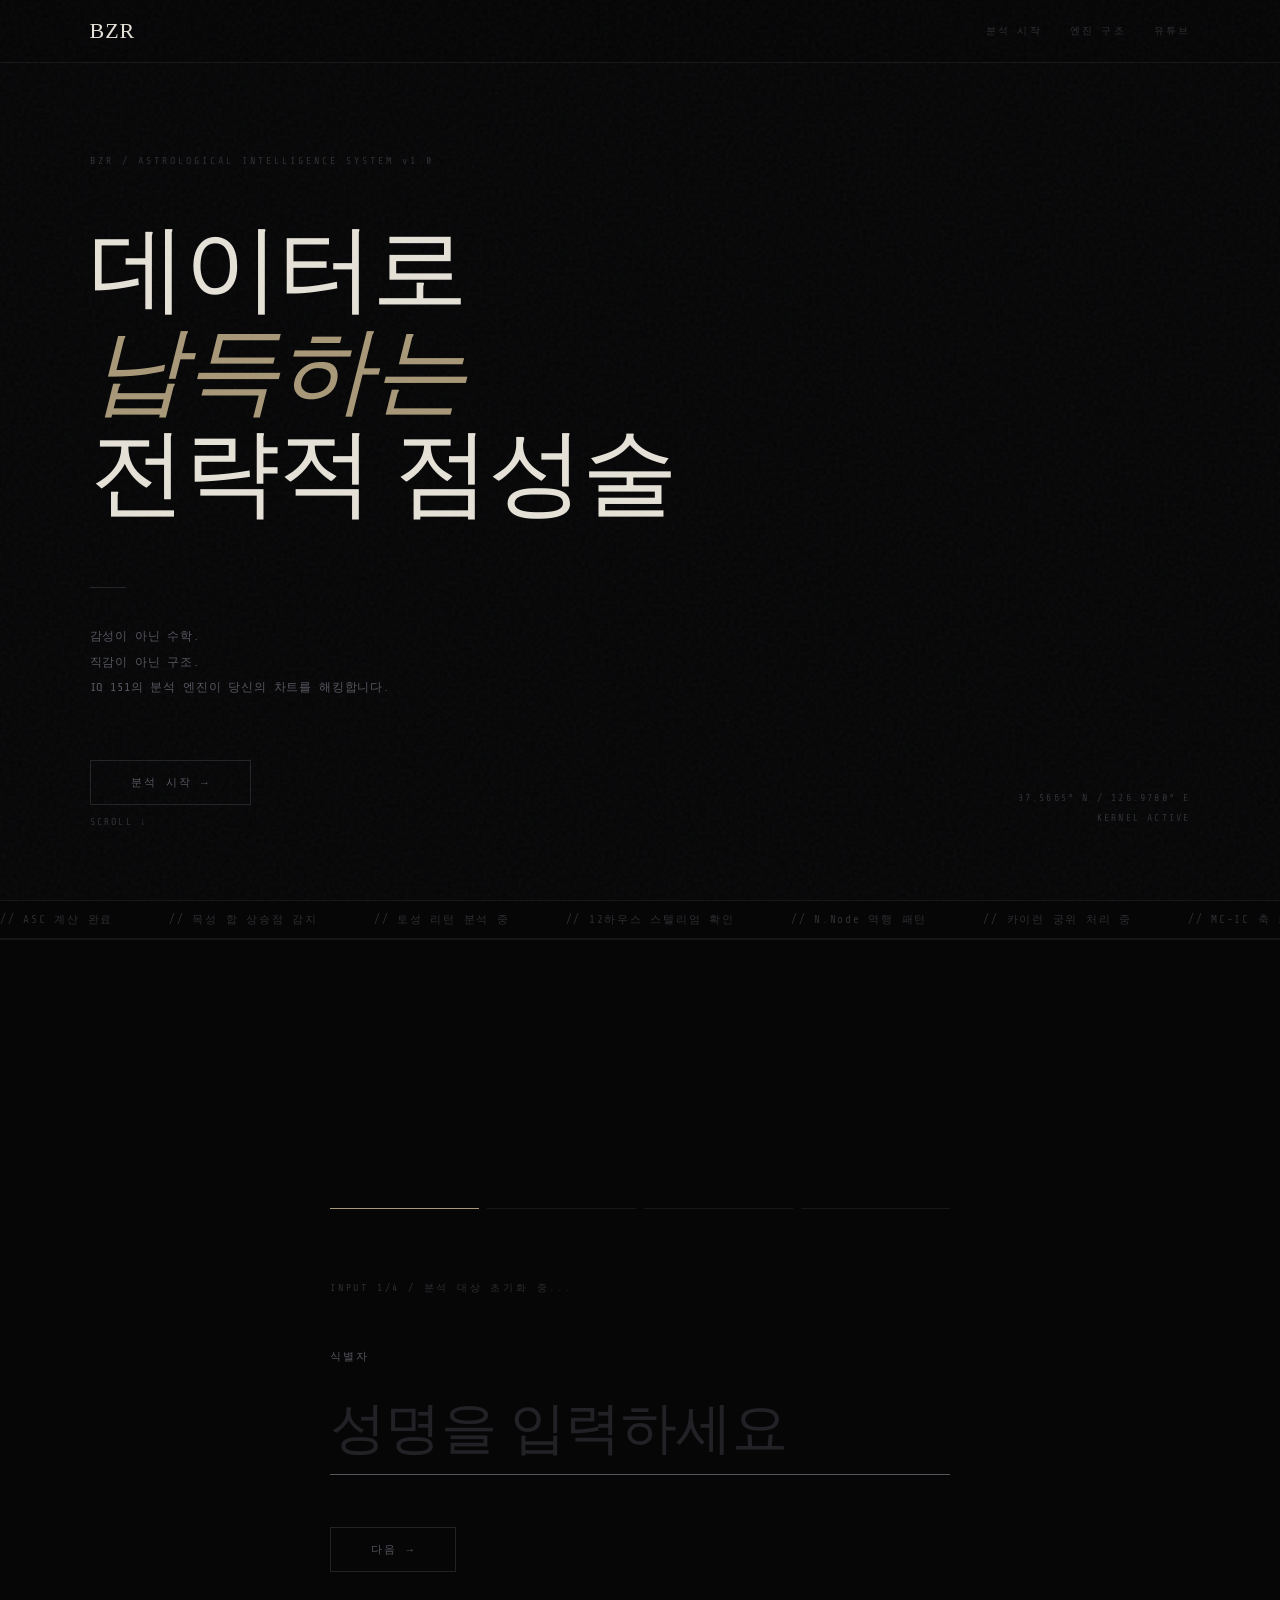
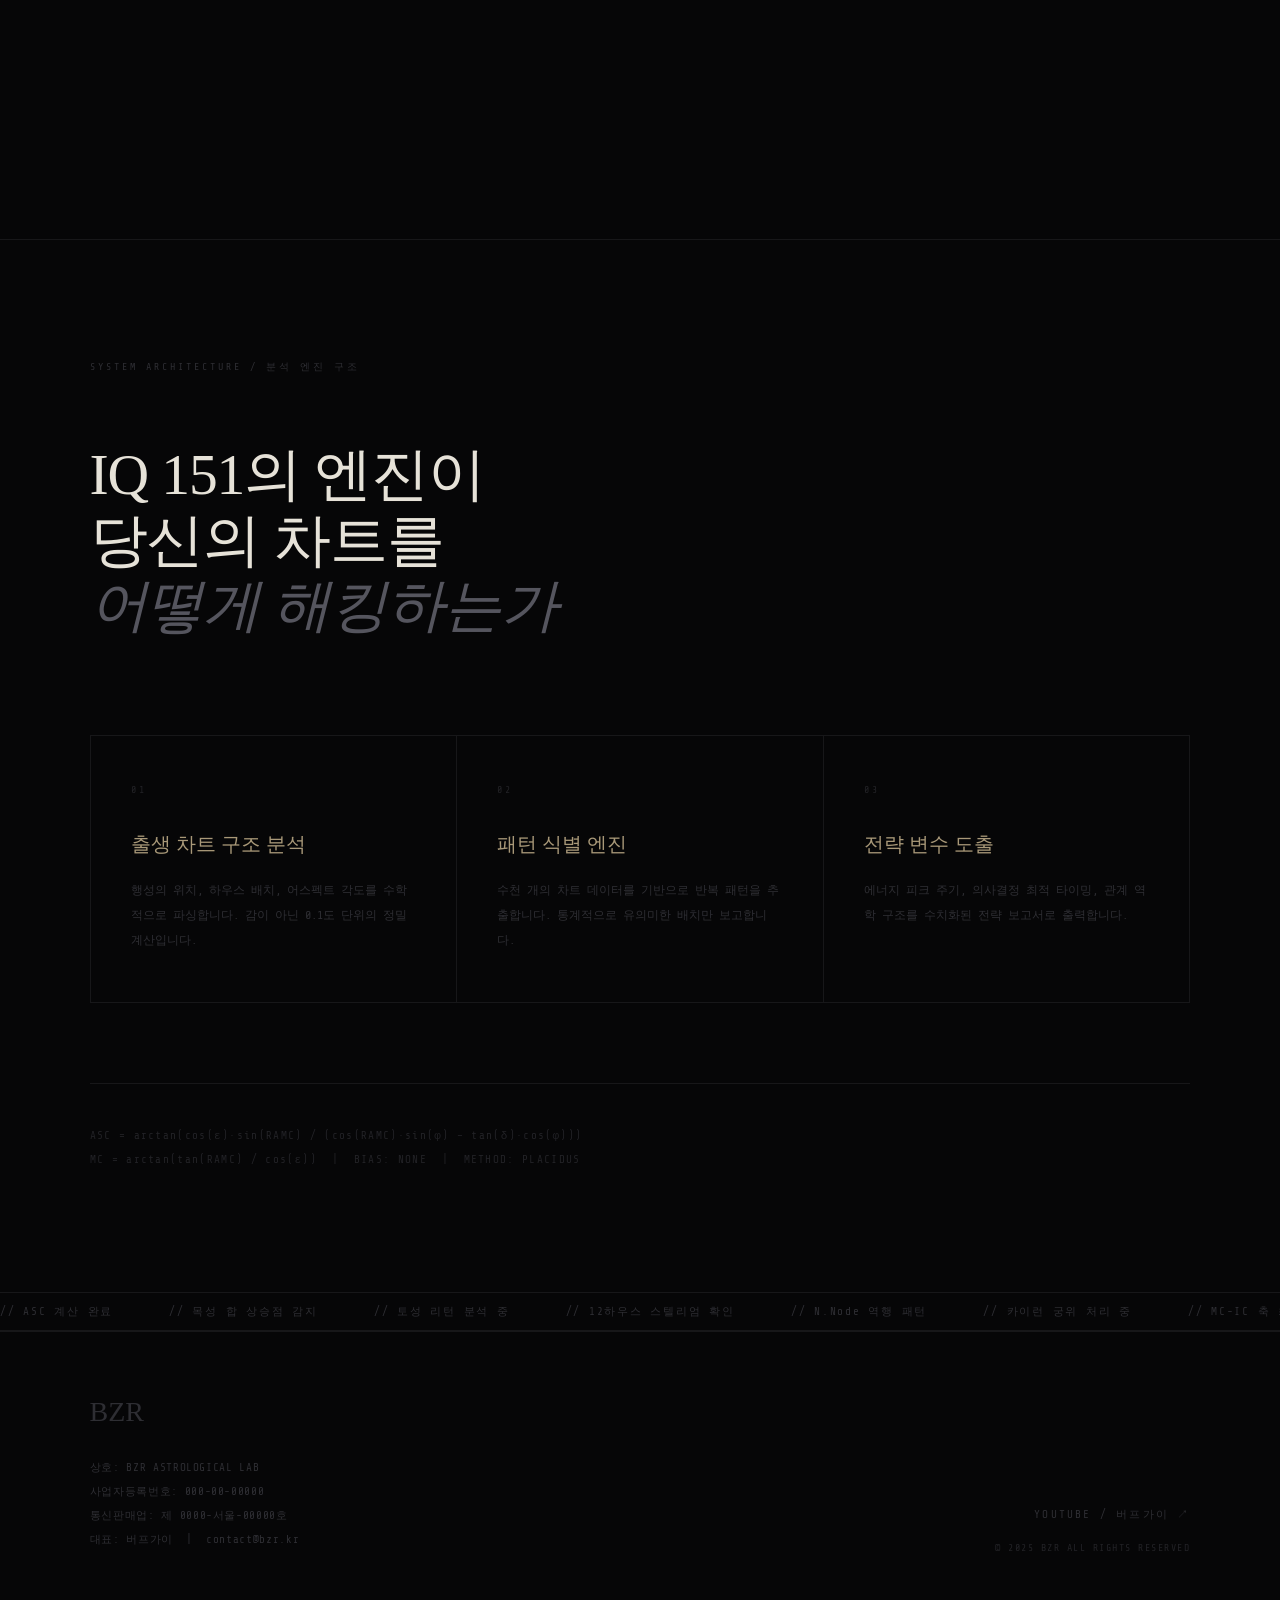
<file: bzr_landing.html>
<!DOCTYPE html>
<html lang="ko">
<head>
<meta charset="UTF-8">
<meta name="viewport" content="width=device-width, initial-scale=1.0">
<title>BZR — 전략적 점성술 인텔리전스</title>
<link rel="preconnect" href="https://fonts.googleapis.com">
<link rel="preconnect" href="https://fonts.gstatic.com" crossorigin>
<link href="https://fonts.googleapis.com/css2?family=IM+Fell+English:ital@0;1&family=Share+Tech+Mono&display=swap" rel="stylesheet">
<style>
  *, *::before, *::after { box-sizing: border-box; margin: 0; padding: 0; }

  :root {
    --bg: #060607;
    --bg2: #0a0a0b;
    --bg3: #0e0e10;
    --line: #171719;
    --line2: #222226;
    --dim: #2e2e33;
    --mid: #55555e;
    --text: #c8c4bc;
    --bright: #e6e2d8;
    --accent: #a89878;
    --mono: 'Share Tech Mono', monospace;
    --serif: 'IM Fell English', 'Georgia', serif;
  }

  html { scroll-behavior: smooth; }

  body {
    background: var(--bg);
    color: var(--text);
    font-family: var(--mono);
    overflow-x: hidden;
    cursor: crosshair;
  }

  /* ── NOISE OVERLAY ── */
  body::before {
    content: '';
    position: fixed;
    inset: 0;
    background-image: url("data:image/svg+xml,%3Csvg viewBox='0 0 256 256' xmlns='http://www.w3.org/2000/svg'%3E%3Cfilter id='n'%3E%3CfeTurbulence type='fractalNoise' baseFrequency='0.9' numOctaves='4' stitchTiles='stitch'/%3E%3C/filter%3E%3Crect width='100%25' height='100%25' filter='url(%23n)' opacity='1'/%3E%3C/svg%3E");
    opacity: 0.04;
    pointer-events: none;
    z-index: 9999;
  }

  /* ── SCANLINE ── */
  body::after {
    content: '';
    position: fixed;
    left: 0; right: 0;
    height: 3px;
    background: linear-gradient(transparent 0%, var(--line2) 50%, transparent 100%);
    animation: scan 9s linear infinite;
    pointer-events: none;
    z-index: 9998;
    opacity: 0.5;
  }
  @keyframes scan { 0%{top:-3px} 100%{top:100vh} }

  /* ── NAV ── */
  nav {
    position: fixed; top: 0; left: 0; right: 0;
    padding: 18px clamp(24px, 7vw, 110px);
    display: flex; justify-content: space-between; align-items: center;
    z-index: 1000;
    background: rgba(6,6,7,0.85);
    backdrop-filter: blur(12px);
    border-bottom: 1px solid var(--line);
  }
  .nav-logo {
    font-family: var(--serif);
    font-size: 22px; font-weight: 400;
    color: var(--bright); letter-spacing: 0.04em;
    text-decoration: none;
  }
  .nav-links { display: flex; gap: 28px; }
  .nav-links a {
    font-size: 10px; letter-spacing: 0.22em;
    color: var(--dim); text-decoration: none;
    text-transform: uppercase; transition: color 0.3s;
    cursor: crosshair;
  }
  .nav-links a:hover { color: var(--mid); }

  /* ── HERO ── */
  #hero {
    min-height: 100vh;
    padding: 140px clamp(24px, 7vw, 110px) 80px;
    display: flex; flex-direction: column; justify-content: center;
    position: relative;
  }
  .hero-tag {
    font-size: 10px; letter-spacing: 0.3em;
    color: var(--dim); margin-bottom: 52px;
    opacity: 0; animation: fadeUp 1s ease 0.2s forwards;
  }
  .hero-h1 {
    font-family: var(--serif);
    font-size: clamp(44px, 7.5vw, 104px);
    font-weight: 400; line-height: 1.06;
    color: var(--bright); letter-spacing: -0.02em;
    margin-bottom: 28px;
    opacity: 0; animation: fadeUp 1s ease 0.4s forwards;
  }
  .hero-h1 em { font-style: italic; color: var(--accent); }
  .hero-rule {
    width: 36px; height: 1px; background: var(--line2);
    margin: 36px 0;
    opacity: 0; animation: fadeUp 1s ease 0.55s forwards;
  }
  .hero-sub {
    font-size: 12px; color: var(--mid);
    line-height: 2.1; letter-spacing: 0.07em;
    max-width: 400px; margin-bottom: 60px;
    opacity: 0; animation: fadeUp 1s ease 0.65s forwards;
  }
  .hero-cta {
    opacity: 0; animation: fadeUp 1s ease 0.8s forwards;
  }
  .btn {
    display: inline-block;
    background: transparent;
    border: 1px solid var(--line2);
    color: var(--mid);
    padding: 14px 40px;
    font-family: var(--mono);
    font-size: 11px; letter-spacing: 0.22em;
    text-transform: uppercase; text-decoration: none;
    cursor: crosshair; transition: all 0.3s;
  }
  .btn:hover { border-color: var(--mid); color: var(--bright); background: var(--bg2); }

  .hero-coords {
    position: absolute;
    right: clamp(24px, 7vw, 110px); bottom: 72px;
    text-align: right;
    opacity: 0; animation: fadeUp 1s ease 1s forwards;
  }
  .hero-coords p { font-size: 10px; letter-spacing: 0.22em; color: var(--dim); line-height: 2; }

  .hero-scroll {
    position: absolute;
    left: clamp(24px, 7vw, 110px); bottom: 72px;
    opacity: 0; animation: fadeUp 1s ease 1s forwards;
  }
  .hero-scroll p { font-size: 10px; letter-spacing: 0.22em; color: var(--dim); }

  @keyframes fadeUp {
    from { opacity: 0; transform: translateY(20px); }
    to   { opacity: 1; transform: translateY(0); }
  }

  /* ── TICKER ── */
  .ticker-wrap {
    overflow: hidden;
    border-top: 1px solid var(--line);
    border-bottom: 1px solid var(--line);
    padding: 11px 0;
    background: var(--bg);
  }
  .ticker-track {
    display: flex; gap: 56px; white-space: nowrap;
    width: max-content;
    animation: ticker 24s linear infinite;
  }
  .ticker-track span {
    font-size: 11px; letter-spacing: 0.16em; color: var(--dim);
  }
  @keyframes ticker {
    from { transform: translateX(0); }
    to   { transform: translateX(-50%); }
  }

  /* ── INPUT FLOW ── */
  #input-flow {
    min-height: 100vh;
    display: flex; align-items: center; justify-content: center;
    padding: 80px clamp(24px, 7vw, 110px);
    border-top: 1px solid var(--line);
  }
  .form-inner { width: 100%; max-width: 620px; }

  .step-bars { display: flex; gap: 8px; margin-bottom: 72px; }
  .step-bar {
    height: 1px; flex: 1;
    background: var(--line);
    transition: background 0.5s;
  }
  .step-bar.done { background: var(--mid); }
  .step-bar.active { background: var(--accent); }

  .form-tag {
    font-size: 10px; letter-spacing: 0.28em;
    color: var(--dim); margin-bottom: 52px;
    min-height: 16px;
  }
  .form-label {
    display: block; font-size: 11px;
    letter-spacing: 0.2em; color: var(--mid);
    margin-bottom: 18px; text-transform: uppercase;
  }
  .form-input {
    width: 100%; background: transparent;
    border: none; border-bottom: 1px solid var(--line2);
    color: var(--bright);
    font-family: var(--serif); font-size: clamp(28px, 4.5vw, 56px);
    font-weight: 400; padding: 14px 0;
    outline: none; letter-spacing: -0.01em;
    transition: border-color 0.3s;
    caret-color: var(--accent);
  }
  .form-input:focus { border-bottom-color: var(--mid); }
  .form-input::placeholder { color: var(--line2); }
  input[type="date"]::-webkit-calendar-picker-indicator,
  input[type="time"]::-webkit-calendar-picker-indicator { filter: invert(0.25); cursor: crosshair; }

  .form-actions {
    margin-top: 52px; display: flex;
    align-items: center; gap: 28px;
  }
  .form-skip {
    font-size: 10px; letter-spacing: 0.2em;
    color: var(--line2); cursor: crosshair;
    transition: color 0.3s; background: none;
    border: none; font-family: var(--mono);
    text-transform: uppercase;
  }
  .form-skip:hover { color: var(--dim); }

  /* scanning state */
  .scanning { display: none; }
  .scanning.active { display: block; }
  .scanning-row { margin-bottom: 20px; }
  .scanning-row .s-key { font-size: 11px; letter-spacing: 0.2em; color: var(--dim); margin-right: 18px; }
  .scanning-row .s-val { font-family: var(--serif); font-size: 20px; color: var(--mid); }

  @keyframes blink { 0%,100%{opacity:1} 50%{opacity:0} }
  .blink { animation: blink 1s infinite; }

  /* completed */
  .form-done { display: none; }
  .form-done.active { display: block; animation: fadeUp 0.7s ease; }

  /* ── LOGIC ── */
  #logic {
    padding: 120px clamp(24px, 7vw, 110px);
    border-top: 1px solid var(--line);
  }
  .logic-tag {
    font-size: 10px; letter-spacing: 0.3em;
    color: var(--dim); margin-bottom: 68px;
  }
  .logic-h2 {
    font-family: var(--serif);
    font-size: clamp(30px, 4.5vw, 60px);
    font-weight: 400; color: var(--bright);
    line-height: 1.14; max-width: 600px;
    margin-bottom: 96px; letter-spacing: -0.02em;
  }
  .logic-h2 em { font-style: italic; color: var(--mid); }

  .logic-grid {
    display: grid;
    grid-template-columns: repeat(auto-fit, minmax(220px, 1fr));
    gap: 1px; background: var(--line);
    border: 1px solid var(--line);
    margin-bottom: 80px;
  }
  .logic-card {
    background: var(--bg);
    padding: 48px 40px;
    transition: background 0.3s;
  }
  .logic-card:hover { background: var(--bg2); }
  .logic-num {
    font-size: 10px; letter-spacing: 0.3em;
    color: var(--line2); margin-bottom: 36px;
  }
  .logic-title {
    font-family: var(--serif);
    font-size: 20px; font-weight: 400;
    color: var(--accent); margin-bottom: 20px;
    line-height: 1.35;
  }
  .logic-body {
    font-size: 12px; color: var(--dim);
    line-height: 2.1;
  }

  .logic-formula {
    border-top: 1px solid var(--line);
    padding-top: 40px;
  }
  .logic-formula p {
    font-size: 11px; color: var(--line2);
    letter-spacing: 0.12em; line-height: 2.2;
  }

  /* ── FOOTER ── */
  footer {
    border-top: 1px solid var(--line);
    padding: 64px clamp(24px, 7vw, 110px);
  }
  .footer-inner {
    display: flex; justify-content: space-between;
    align-items: flex-end; flex-wrap: wrap; gap: 44px;
  }
  .footer-logo {
    font-family: var(--serif); font-size: 28px;
    color: var(--dim); margin-bottom: 28px;
  }
  .footer-info {
    font-size: 11px; color: var(--dim);
    line-height: 2.2; letter-spacing: 0.06em;
  }
  .footer-right { text-align: right; }
  .footer-yt {
    display: inline-block;
    font-size: 11px; letter-spacing: 0.2em;
    color: var(--dim); text-decoration: none;
    text-transform: uppercase;
    margin-bottom: 20px; transition: color 0.3s;
  }
  .footer-yt:hover { color: var(--mid); }
  .footer-copy {
    font-size: 10px; color: var(--line2);
    letter-spacing: 0.15em;
  }
</style>
</head>
<body>

<!-- NAV -->
<nav>
  <a class="nav-logo" href="#">BZR</a>
  <div class="nav-links">
    <a href="#input-flow">분석 시작</a>
    <a href="#logic">엔진 구조</a>
    <a href="https://www.youtube.com/@버프가이" target="_blank" rel="noopener">유튜브</a>
  </div>
</nav>

<!-- HERO -->
<section id="hero">
  <p class="hero-tag">BZR / ASTROLOGICAL INTELLIGENCE SYSTEM v1.0</p>
  <h1 class="hero-h1">
    데이터로<br>
    <em>납득하는</em><br>
    전략적 점성술
  </h1>
  <div class="hero-rule"></div>
  <p class="hero-sub">
    감성이 아닌 수학.<br>
    직감이 아닌 구조.<br>
    IQ 151의 분석 엔진이 당신의 차트를 해킹합니다.
  </p>
  <div class="hero-cta">
    <a href="#input-flow" class="btn">분석 시작 →</a>
  </div>
  <div class="hero-coords">
    <p>37.5665° N / 126.9780° E</p>
    <p>KERNEL ACTIVE</p>
  </div>
  <div class="hero-scroll"><p>SCROLL ↓</p></div>
</section>

<!-- TICKER -->
<div class="ticker-wrap" id="ticker1">
  <div class="ticker-track" id="tickerTrack"></div>
</div>

<!-- INPUT FLOW -->
<section id="input-flow">
  <div class="form-inner">

    <!-- Progress bars -->
    <div class="step-bars" id="stepBars">
      <div class="step-bar active" id="bar0"></div>
      <div class="step-bar" id="bar1"></div>
      <div class="step-bar" id="bar2"></div>
      <div class="step-bar" id="bar3"></div>
    </div>

    <!-- Normal input state -->
    <div id="formState">
      <p class="form-tag" id="formTag">INPUT 1/4 / 분석 대상 초기화 중...</p>
      <label class="form-label" id="formLabel">식별자</label>
      <input class="form-input" id="formInput" type="text" placeholder="성명을 입력하세요" autocomplete="off">
      <div class="form-actions">
        <button class="btn" id="nextBtn" onclick="advance()">다음 →</button>
        <button class="form-skip" id="skipBtn" style="display:none" onclick="advance(true)">건너뛰기 (Enter)</button>
      </div>
    </div>

    <!-- Scanning state -->
    <div class="scanning" id="scanState">
      <p class="form-tag blink">▌ 차트 파싱 중...</p>
      <div class="scanning-row"><span class="s-key">NAME</span><span class="s-val" id="sv-name">—</span></div>
      <div class="scanning-row"><span class="s-key">BIRTH</span><span class="s-val" id="sv-birth">—</span></div>
      <div class="scanning-row"><span class="s-key">TIME</span><span class="s-val" id="sv-time">—</span></div>
      <div class="scanning-row"><span class="s-key">CITY</span><span class="s-val" id="sv-city">—</span></div>
    </div>

    <!-- Done state -->
    <div class="form-done" id="doneState">
      <p class="form-tag">분석 완료 / ANALYSIS COMPLETE</p>
      <h2 style="font-family:var(--serif);font-size:clamp(28px,4vw,52px);font-weight:400;color:var(--bright);line-height:1.2;margin-bottom:24px;">
        <span id="doneName"></span>님의 차트가<br>파싱되었습니다.
      </h2>
      <p style="font-size:12px;color:var(--dim);line-height:2.1;">
        결과 보고서는 준비되는 즉시<br>개인적으로 전달됩니다.
      </p>
    </div>

  </div>
</section>

<!-- LOGIC -->
<section id="logic">
  <p class="logic-tag">SYSTEM ARCHITECTURE / 분석 엔진 구조</p>
  <h2 class="logic-h2">
    IQ 151의 엔진이<br>
    당신의 차트를<br>
    <em>어떻게 해킹하는가</em>
  </h2>

  <div class="logic-grid">
    <div class="logic-card">
      <p class="logic-num">01</p>
      <h3 class="logic-title">출생 차트 구조 분석</h3>
      <p class="logic-body">행성의 위치, 하우스 배치, 어스펙트 각도를 수학적으로 파싱합니다. 감이 아닌 0.1도 단위의 정밀 계산입니다.</p>
    </div>
    <div class="logic-card">
      <p class="logic-num">02</p>
      <h3 class="logic-title">패턴 식별 엔진</h3>
      <p class="logic-body">수천 개의 차트 데이터를 기반으로 반복 패턴을 추출합니다. 통계적으로 유의미한 배치만 보고합니다.</p>
    </div>
    <div class="logic-card">
      <p class="logic-num">03</p>
      <h3 class="logic-title">전략 변수 도출</h3>
      <p class="logic-body">에너지 피크 주기, 의사결정 최적 타이밍, 관계 역학 구조를 수치화된 전략 보고서로 출력합니다.</p>
    </div>
  </div>

  <div class="logic-formula">
    <p>
      ASC = arctan(cos(ε)·sin(RAMC) / (cos(RAMC)·sin(φ) − tan(δ)·cos(φ)))<br>
      MC  = arctan(tan(RAMC) / cos(ε)) &nbsp;|&nbsp; BIAS: NONE &nbsp;|&nbsp; METHOD: PLACIDUS
    </p>
  </div>
</section>

<!-- TICKER 2 -->
<div class="ticker-wrap">
  <div class="ticker-track" id="tickerTrack2"></div>
</div>

<!-- FOOTER -->
<footer>
  <div class="footer-inner">
    <div>
      <p class="footer-logo">BZR</p>
      <p class="footer-info">
        상호: BZR ASTROLOGICAL LAB<br>
        사업자등록번호: 000-00-00000<br>
        통신판매업: 제 0000-서울-00000호<br>
        대표: 버프가이 &nbsp;|&nbsp; contact@bzr.kr
      </p>
    </div>
    <div class="footer-right">
      <a class="footer-yt" href="https://www.youtube.com/@버프가이" target="_blank" rel="noopener">
        YOUTUBE / 버프가이 ↗
      </a>
      <p class="footer-copy">© 2025 BZR ALL RIGHTS RESERVED</p>
    </div>
  </div>
</footer>

<script>
// ── TICKER SETUP ──────────────────────────────────────────────────────────────
const TICKER_ITEMS = [
  "// ASC 계산 완료","// 목성 합 상승점 감지","// 토성 리턴 분석 중",
  "// 12하우스 스텔리엄 확인","// N.Node 역행 패턴","// 카이런 궁위 처리 중",
  "// MC-IC 축 최적화","// 일식 트랜짓 대입 완료","// 드래곤 헤드 계산",
  "// 달 위상 사이클 매핑","// 하우스 커스프 정렬"
];
function buildTicker(id) {
  const el = document.getElementById(id);
  const doubled = [...TICKER_ITEMS, ...TICKER_ITEMS];
  el.innerHTML = doubled.map(t => `<span>${t}</span>`).join('');
}
buildTicker('tickerTrack');
buildTicker('tickerTrack2');

// ── FORM LOGIC ────────────────────────────────────────────────────────────────
const STEPS = [
  { id:"name",  label:"식별자",    placeholder:"성명을 입력하세요",    type:"text", hint:"분석 대상 초기화 중...", skippable:false },
  { id:"birth", label:"출생 데이터", placeholder:"YYYY-MM-DD",        type:"date", hint:"항성력 데이터베이스 조회 중...", skippable:false },
  { id:"time",  label:"출생 시각",  placeholder:"HH:MM (모르면 건너뛰기)", type:"time", hint:"천구 좌표 계산 중...", skippable:true },
  { id:"city",  label:"출생지",    placeholder:"도시명 (예: Seoul)",  type:"text", hint:"지리 좌표 매핑 중...", skippable:false },
];

let currentStep = 0;
const formData = { name:"", birth:"", time:"", city:"" };

const formInput  = document.getElementById('formInput');
const formTag    = document.getElementById('formTag');
const formLabel  = document.getElementById('formLabel');
const nextBtn    = document.getElementById('nextBtn');
const skipBtn    = document.getElementById('skipBtn');
const formState  = document.getElementById('formState');
const scanState  = document.getElementById('scanState');
const doneState  = document.getElementById('doneState');

formInput.addEventListener('keydown', e => { if (e.key === 'Enter') advance(); });

function updateBars() {
  STEPS.forEach((_, i) => {
    const bar = document.getElementById('bar' + i);
    bar.className = 'step-bar' + (i < currentStep ? ' done' : i === currentStep ? ' active' : '');
  });
}

function renderStep() {
  const s = STEPS[currentStep];
  formTag.textContent = `INPUT ${currentStep+1}/4 / ${s.hint}`;
  formLabel.textContent = s.label;
  formInput.type = s.type;
  formInput.placeholder = s.placeholder;
  formInput.value = '';
  skipBtn.style.display = s.skippable ? 'inline-block' : 'none';
  nextBtn.textContent = currentStep < STEPS.length - 1 ? '다음 →' : '분석 실행 →';
  updateBars();
  setTimeout(() => formInput.focus(), 50);
}

function advance(skip = false) {
  const val = skip ? '' : formInput.value.trim();
  const s = STEPS[currentStep];
  if (!val && !s.skippable && !skip) return;

  formData[s.id] = val;

  // Animate out
  formState.style.opacity = '0';
  formState.style.transform = 'translateY(-10px)';
  formState.style.transition = 'opacity 0.3s, transform 0.3s';

  setTimeout(() => {
    formState.style.opacity = '1';
    formState.style.transform = 'translateY(0)';
    if (currentStep < STEPS.length - 1) {
      currentStep++;
      renderStep();
    } else {
      showScanning();
    }
  }, 300);
}

function showScanning() {
  formState.style.display = 'none';
  scanState.classList.add('active');
  document.getElementById('sv-name').textContent  = formData.name  || '—';
  document.getElementById('sv-birth').textContent = formData.birth || '—';
  document.getElementById('sv-time').textContent  = formData.time  || '미입력';
  document.getElementById('sv-city').textContent  = formData.city  || '—';

  // API 연동 준비: handleFormSubmit 호출
  handleFormSubmit(formData);

  setTimeout(() => {
    scanState.classList.remove('active');
    doneState.classList.add('active');
    document.getElementById('doneName').textContent = formData.name || '분석 대상';
  }, 2800);
}

// ── API BRIDGE — Gemini + Make.com 연동 준비 완료 ─────────────────────────────
async function handleFormSubmit(data) {
  const payload = {
    name:      data.name,
    birthDate: data.birth,
    birthTime: data.time || null,
    birthCity: data.city,
    timestamp: new Date().toISOString(),
    source:    'BZR_landing_v1',
  };
  console.log('[BZR] Payload ready for API:', payload);

  // TODO: 아래 주석 해제 후 URL 교체
  // const MAKE_WEBHOOK = 'https://hook.eu1.make.com/YOUR_WEBHOOK_ID';
  // await fetch(MAKE_WEBHOOK, {
  //   method: 'POST',
  //   headers: { 'Content-Type': 'application/json' },
  //   body: JSON.stringify(payload),
  // });

  return payload;
}

// ── INIT ──────────────────────────────────────────────────────────────────────
renderStep();
</script>
</body>
</html>
</file>
